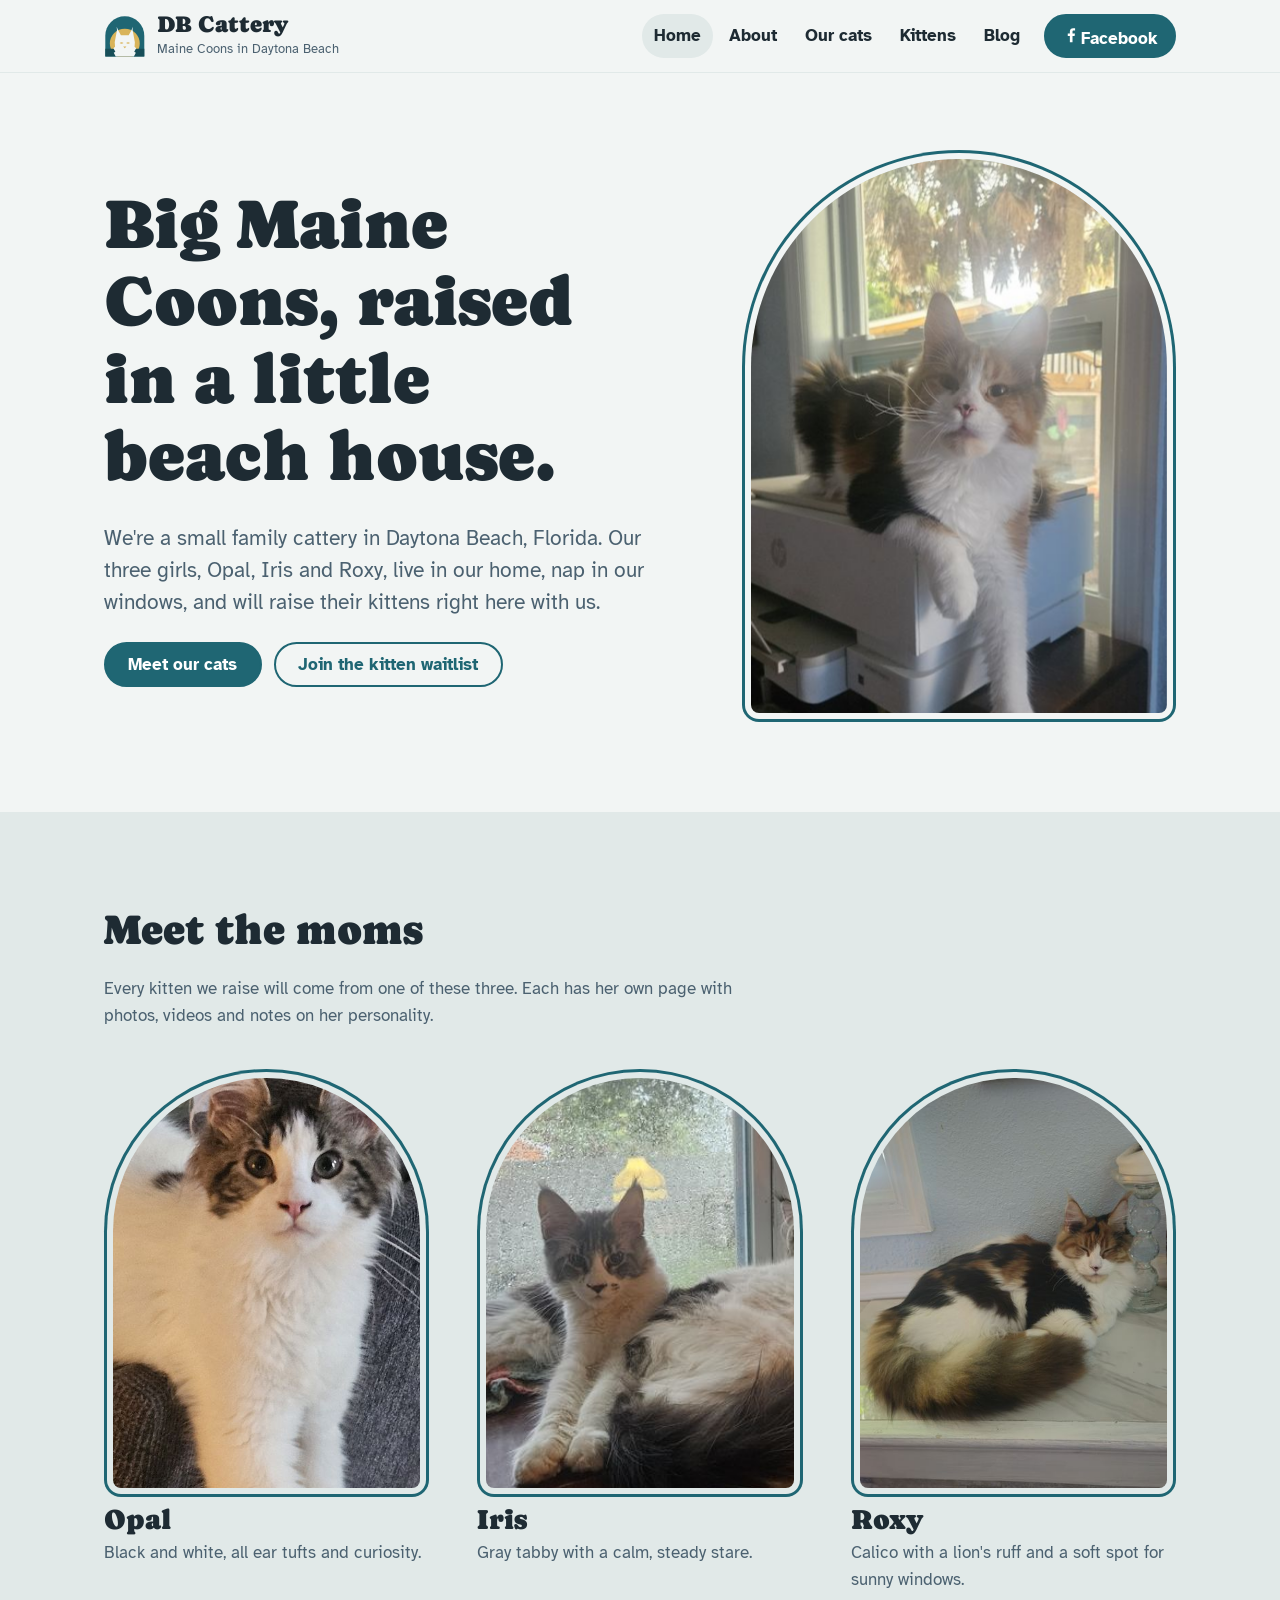
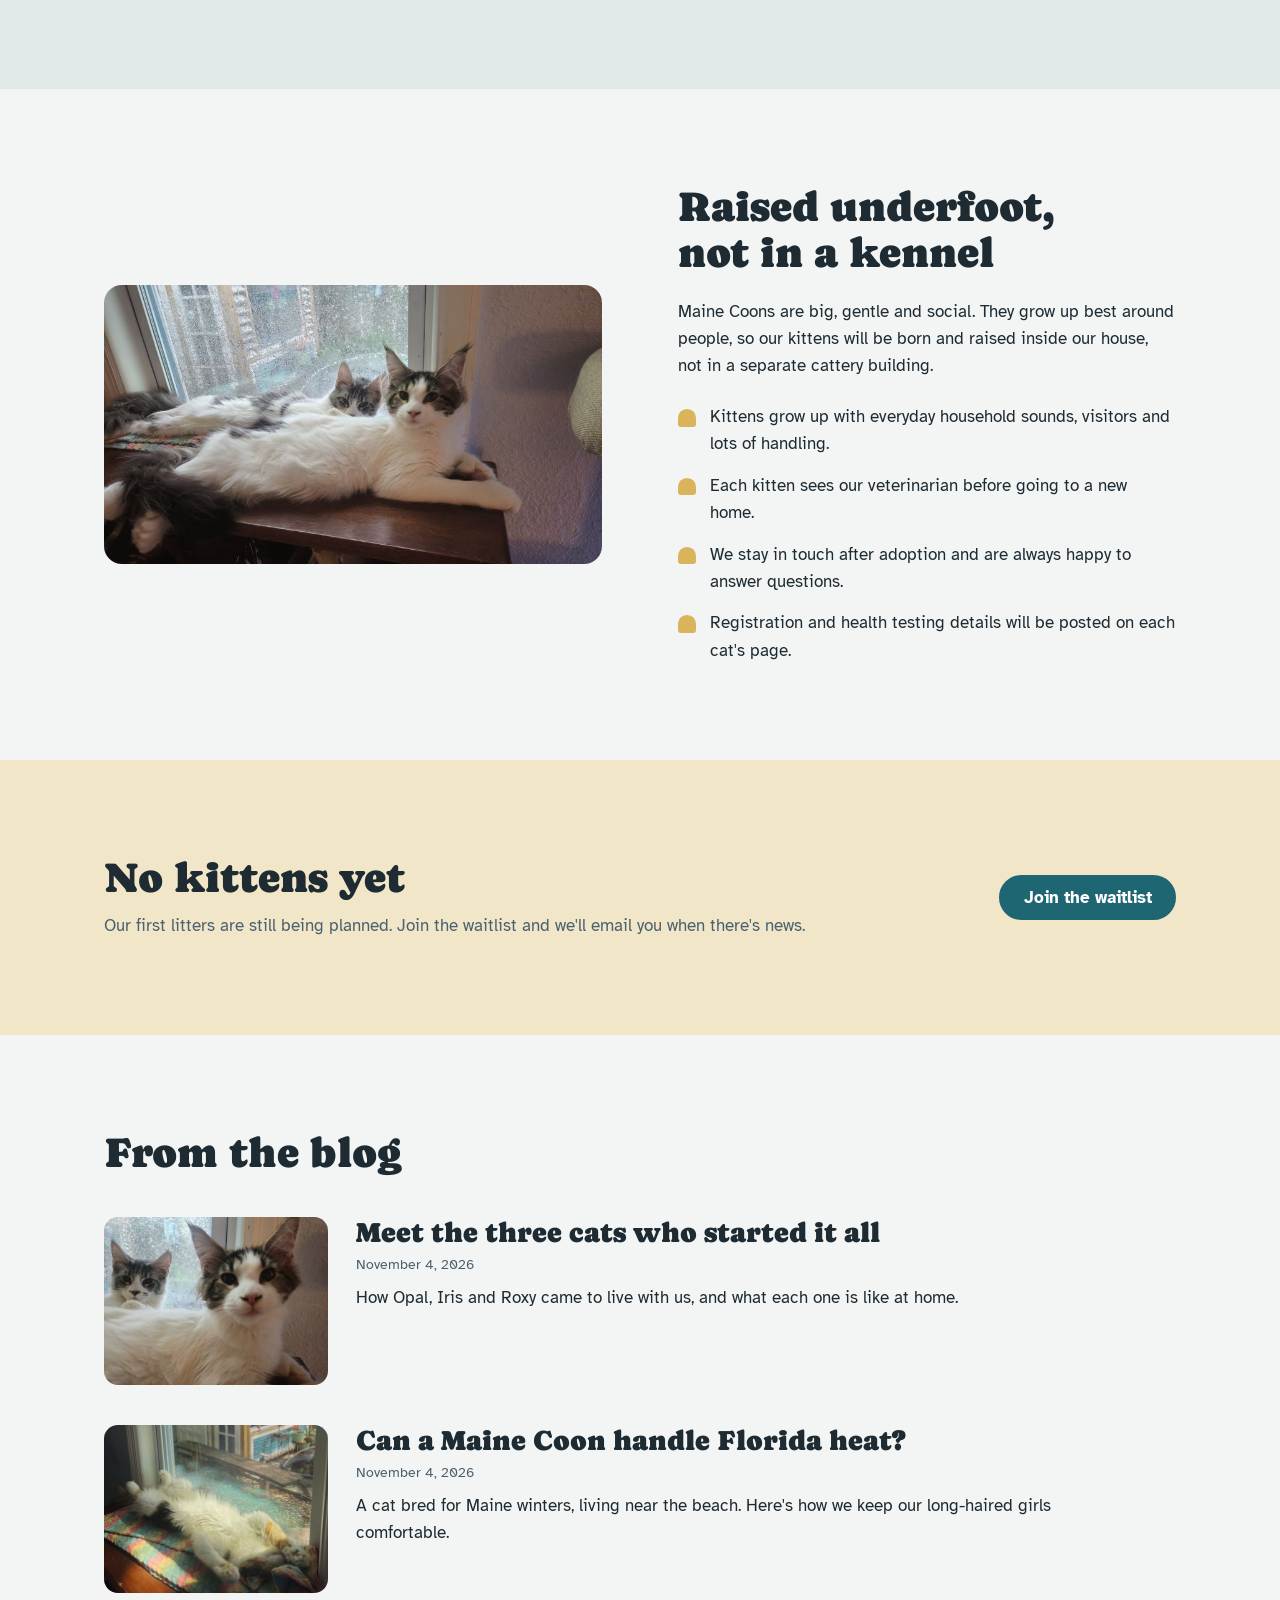
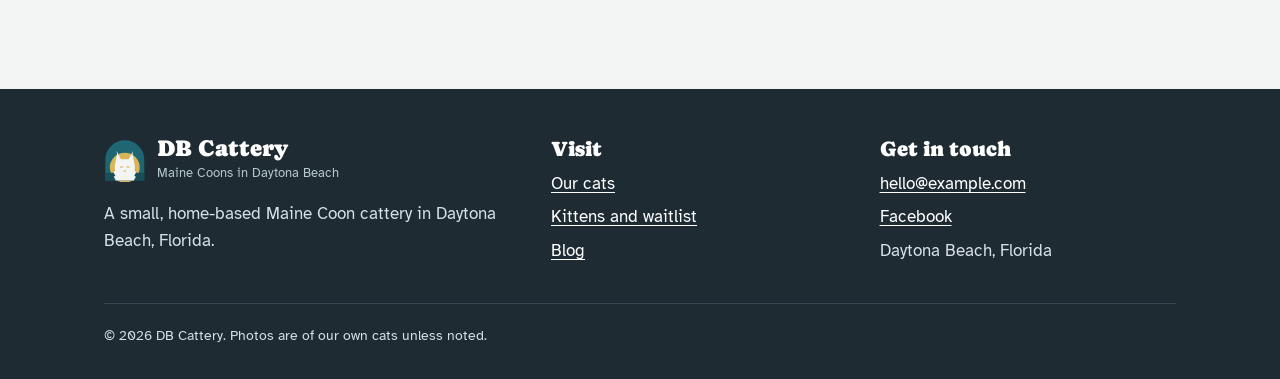
<file: site/index.html>
<!doctype html>
<html lang="en">
<head>
  <meta charset="utf-8">
  <meta name="viewport" content="width=device-width, initial-scale=1">
  <title>DB Cattery | Maine Coon kittens in Daytona Beach, Florida</title>
  <meta name="description" content="A small, home-based Maine Coon cattery in Daytona Beach, Florida. Meet our cats and join the kitten waitlist.">
  <link rel="icon" href="assets/img/favicon.svg">
  <link rel="preconnect" href="https://fonts.googleapis.com">
  <link rel="preconnect" href="https://fonts.gstatic.com" crossorigin>
  <link rel="stylesheet" href="https://fonts.googleapis.com/css2?family=Atkinson+Hyperlegible:wght@400;700&family=Caprasimo&display=swap">
  <link rel="stylesheet" href="assets/css/site.css">
</head>
<body data-page="index">
<main id="main">

  <section class="hero">
    <div class="wrap">
      <div>
        <h1>Big Maine Coons, raised in a little beach house.</h1>
        <p class="lead">We're a small family cattery in Daytona Beach, Florida. Our three girls, Opal, Iris and Roxy, live in our home, nap in our windows, and will raise their kittens right here with us.</p>
        <div class="btn-row">
          <a class="btn" href="cats/index.html">Meet our cats</a>
          <a class="btn btn--ghost" href="kittens.html#waitlist">Join the kitten waitlist</a>
        </div>
      </div>
      <div class="arch">
        <img src="assets/img/cats/roxy-1.jpg"
             srcset="assets/img/cats/roxy-1-sm.jpg 450w, assets/img/cats/roxy-1.jpg 900w"
             sizes="(max-width: 760px) 20rem, 26rem"
             alt="Roxy, a fluffy calico Maine Coon, sitting in a sunny window with palm trees outside"
             style="object-position: 50% 30%">
      </div>
    </div>
  </section>

  <section class="section section--fog">
    <div class="wrap">
      <div class="section-head">
        <h2>Meet the moms</h2>
        <p>Every kitten we raise will come from one of these three. Each has her own page with photos, videos and notes on her personality.</p>
      </div>
      <ul class="queens">
        <li>
          <a href="cats/opal.html">
            <div class="arch"><img src="assets/img/cats/opal-1-sm.jpg" alt="Opal, a black and white Maine Coon, looking up at the camera" loading="lazy" style="object-position: 50% 20%"></div>
            <h3>Opal</h3>
            <p>Black and white, all ear tufts and curiosity.</p>
          </a>
        </li>
        <li>
          <a href="cats/iris.html">
            <div class="arch"><img src="assets/img/cats/iris-1-sm.jpg" alt="Iris, a gray tabby and white Maine Coon, sitting on a windowsill" class="zoom-iris" loading="lazy" style="object-position: 30% 45%"></div>
            <h3>Iris</h3>
            <p>Gray tabby with a calm, steady stare.</p>
          </a>
        </li>
        <li>
          <a href="cats/roxy.html">
            <div class="arch"><img src="assets/img/cats/roxy-4-sm.jpg" alt="Roxy, a calico Maine Coon, curled up with her plumed tail around her" loading="lazy" style="object-position: 50% 72%"></div>
            <h3>Roxy</h3>
            <p>Calico with a lion's ruff and a soft spot for sunny windows.</p>
          </a>
        </li>
      </ul>
    </div>
  </section>

  <section class="section">
    <div class="wrap split">
      <img class="photo" src="assets/img/cats/opal-2-sm.jpg" srcset="assets/img/cats/opal-2-sm.jpg 800w, assets/img/cats/opal-2.jpg 1600w" sizes="(max-width: 760px) 100vw, 50vw" alt="Opal and Iris stretched out together on a desk by the window" loading="lazy">
      <div>
        <h2>Raised underfoot, not in a kennel</h2>
        <p>Maine Coons are big, gentle and social. They grow up best around people, so our kittens will be born and raised inside our house, not in a separate cattery building.</p>
        <ul class="ticks">
          <li>Kittens grow up with everyday household sounds, visitors and lots of handling.</li>
          <li>Each kitten sees our veterinarian before going to a new home.</li>
          <li>We stay in touch after adoption and are always happy to answer questions.</li>
          <li>Registration and health testing details will be posted on each cat's page.</li>
        </ul>
      </div>
    </div>
  </section>

  <section class="section section--dune cta-band">
    <div class="wrap">
      <div>
        <h2>No kittens yet</h2>
        <p>Our first litters are still being planned. Join the waitlist and we'll email you when there's news.</p>
      </div>
      <a class="btn" href="kittens.html#waitlist">Join the waitlist</a>
    </div>
  </section>

  <section class="section">
    <div class="wrap">
      <div class="section-head">
        <h2>From the blog</h2>
      </div>
      <ul class="post-list">
        <li>
          <img src="assets/img/cats/opal-3-sm.jpg" alt="Opal and Iris looking at the camera" loading="lazy">
          <div>
            <h3><a href="blog/meet-the-moms.html">Meet the three cats who started it all</a></h3>
            <time datetime="2026-11-04">November 4, 2026</time>
            <p>How Opal, Iris and Roxy came to live with us, and what each one is like at home.</p>
          </div>
        </li>
        <li>
          <img src="assets/img/cats/roxy-5-sm.jpg" alt="Roxy lying on her back in a sunny window" loading="lazy" style="object-position: 50% 80%">
          <div>
            <h3><a href="blog/maine-coons-in-florida.html">Can a Maine Coon handle Florida heat?</a></h3>
            <time datetime="2026-11-04">November 4, 2026</time>
            <p>A cat bred for Maine winters, living near the beach. Here's how we keep our long-haired girls comfortable.</p>
          </div>
        </li>
      </ul>
    </div>
  </section>

</main>
<script src="assets/js/site.js"></script>
</body>
</html>
</file>
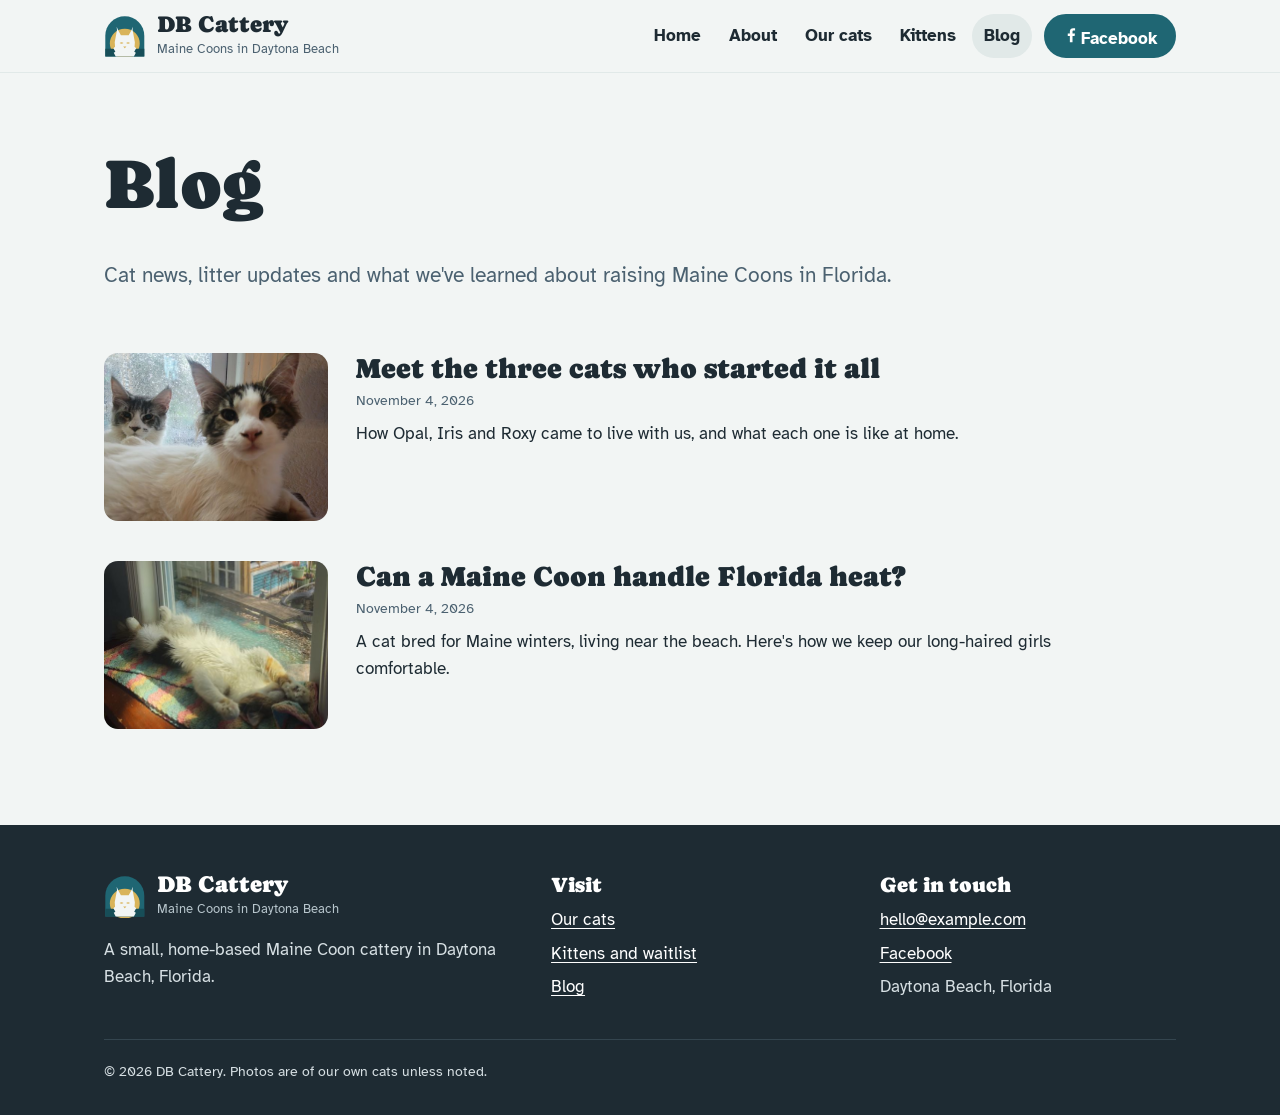
<file: site/blog/index.html>
<!doctype html>
<html lang="en">
<head>
  <meta charset="utf-8">
  <meta name="viewport" content="width=device-width, initial-scale=1">
  <title>Blog | DB Cattery</title>
  <meta name="description" content="News, cat stories and Maine Coon care notes from DB Cattery in Daytona Beach, Florida.">
  <link rel="icon" href="../assets/img/favicon.svg">
  <link rel="preconnect" href="https://fonts.googleapis.com">
  <link rel="preconnect" href="https://fonts.gstatic.com" crossorigin>
  <link rel="stylesheet" href="https://fonts.googleapis.com/css2?family=Atkinson+Hyperlegible:wght@400;700&family=Caprasimo&display=swap">
  <link rel="stylesheet" href="../assets/css/site.css">
</head>
<body data-page="blog" data-root="../">
<main id="main">

  <header class="page-head">
    <div class="wrap">
      <h1>Blog</h1>
      <p>Cat news, litter updates and what we've learned about raising Maine Coons in Florida.</p>
    </div>
  </header>

  <section class="section" style="padding-top: 1.5rem">
    <div class="wrap">
      <!-- Newest post first. To add a post, copy one of the post files, then add a new <li> here. -->
      <ul class="post-list">
        <li>
          <img src="../assets/img/cats/opal-3-sm.jpg" alt="Opal and Iris looking at the camera">
          <div>
            <h3><a href="meet-the-moms.html">Meet the three cats who started it all</a></h3>
            <time datetime="2026-11-04">November 4, 2026</time>
            <p>How Opal, Iris and Roxy came to live with us, and what each one is like at home.</p>
          </div>
        </li>
        <li>
          <img src="../assets/img/cats/roxy-5-sm.jpg" alt="Roxy lying on her back in a sunny window" style="object-position: 50% 80%">
          <div>
            <h3><a href="maine-coons-in-florida.html">Can a Maine Coon handle Florida heat?</a></h3>
            <time datetime="2026-11-04">November 4, 2026</time>
            <p>A cat bred for Maine winters, living near the beach. Here's how we keep our long-haired girls comfortable.</p>
          </div>
        </li>
      </ul>
    </div>
  </section>

</main>
<script src="../assets/js/site.js"></script>
</body>
</html>
</file>
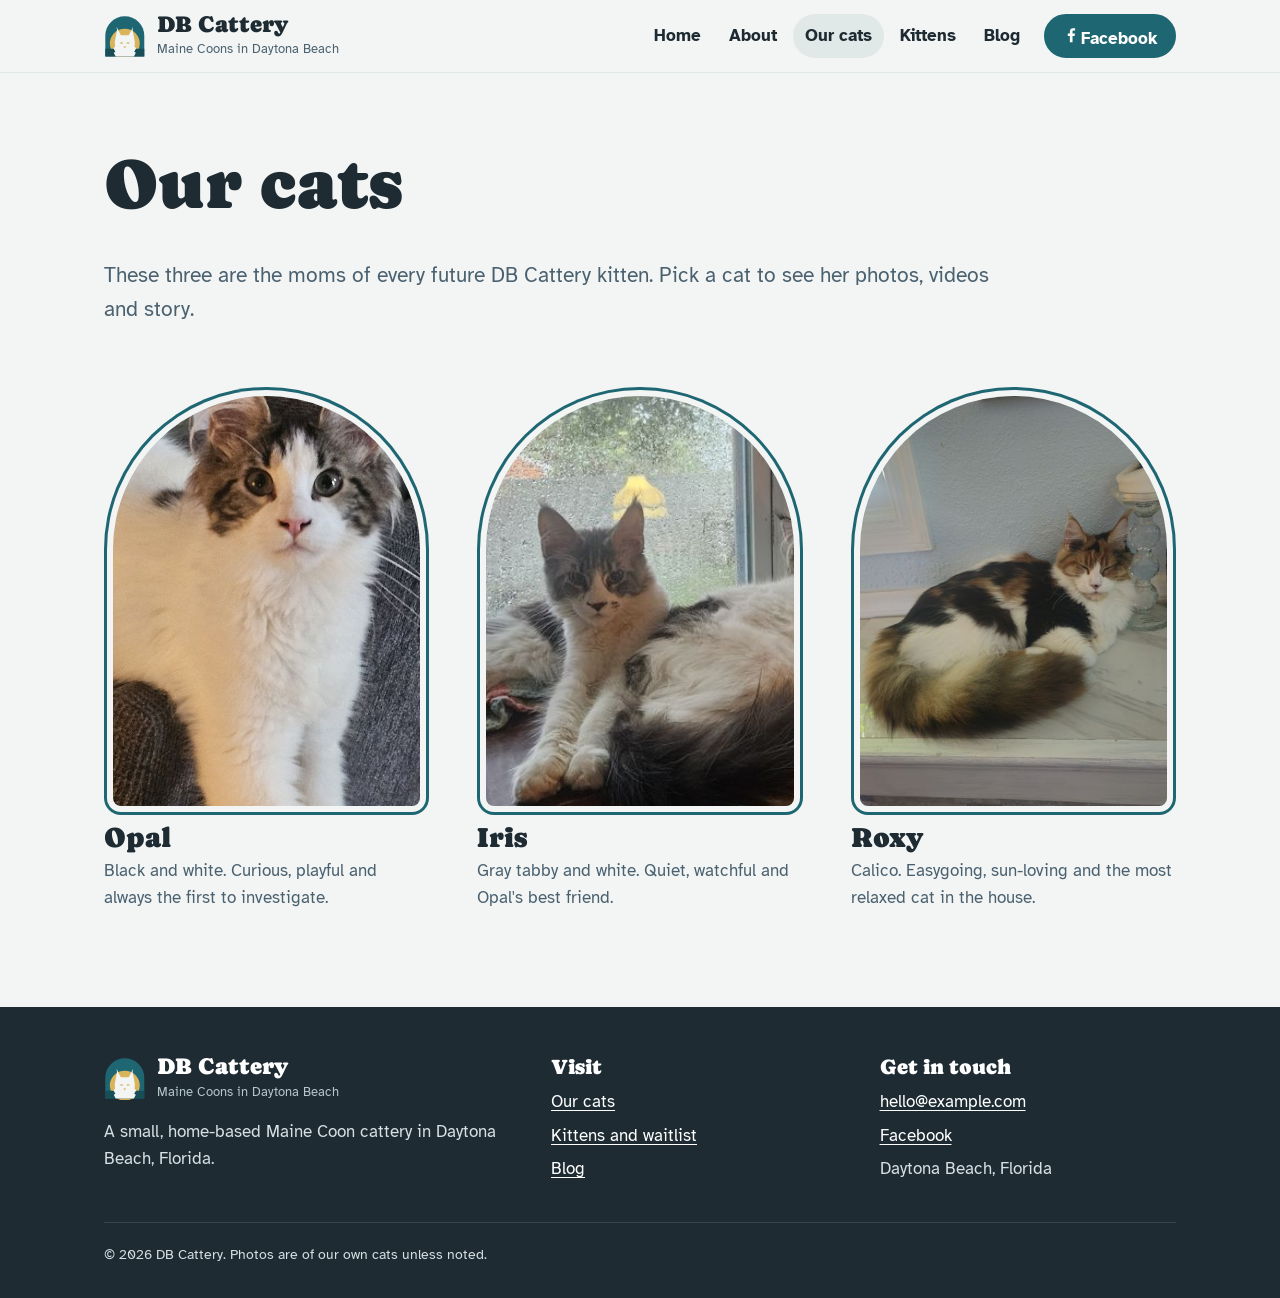
<file: site/cats/index.html>
<!doctype html>
<html lang="en">
<head>
  <meta charset="utf-8">
  <meta name="viewport" content="width=device-width, initial-scale=1">
  <title>Our cats | DB Cattery</title>
  <meta name="description" content="Meet Opal, Iris and Roxy, the Maine Coon moms at DB Cattery in Daytona Beach, Florida.">
  <link rel="icon" href="../assets/img/favicon.svg">
  <link rel="preconnect" href="https://fonts.googleapis.com">
  <link rel="preconnect" href="https://fonts.gstatic.com" crossorigin>
  <link rel="stylesheet" href="https://fonts.googleapis.com/css2?family=Atkinson+Hyperlegible:wght@400;700&family=Caprasimo&display=swap">
  <link rel="stylesheet" href="../assets/css/site.css">
</head>
<body data-page="cats" data-root="../">
<main id="main">

  <header class="page-head">
    <div class="wrap">
      <h1>Our cats</h1>
      <p>These three are the moms of every future DB Cattery kitten. Pick a cat to see her photos, videos and story.</p>
    </div>
  </header>

  <section class="section" style="padding-top: 1.5rem">
    <div class="wrap">
      <ul class="queens">
        <li>
          <a href="opal.html">
            <div class="arch"><img src="../assets/img/cats/opal-1-sm.jpg" alt="Opal, a black and white Maine Coon, looking up at the camera" style="object-position: 50% 20%"></div>
            <h3>Opal</h3>
            <p>Black and white. Curious, playful and always the first to investigate.</p>
          </a>
        </li>
        <li>
          <a href="iris.html">
            <div class="arch"><img src="../assets/img/cats/iris-1-sm.jpg" alt="Iris, a gray tabby and white Maine Coon, sitting on a windowsill" class="zoom-iris" style="object-position: 30% 45%"></div>
            <h3>Iris</h3>
            <p>Gray tabby and white. Quiet, watchful and Opal's best friend.</p>
          </a>
        </li>
        <li>
          <a href="roxy.html">
            <div class="arch"><img src="../assets/img/cats/roxy-4-sm.jpg" alt="Roxy, a calico Maine Coon, curled up with her plumed tail around her" style="object-position: 50% 72%"></div>
            <h3>Roxy</h3>
            <p>Calico. Easygoing, sun-loving and the most relaxed cat in the house.</p>
          </a>
        </li>
      </ul>
    </div>
  </section>

</main>
<script src="../assets/js/site.js"></script>
</body>
</html>
</file>
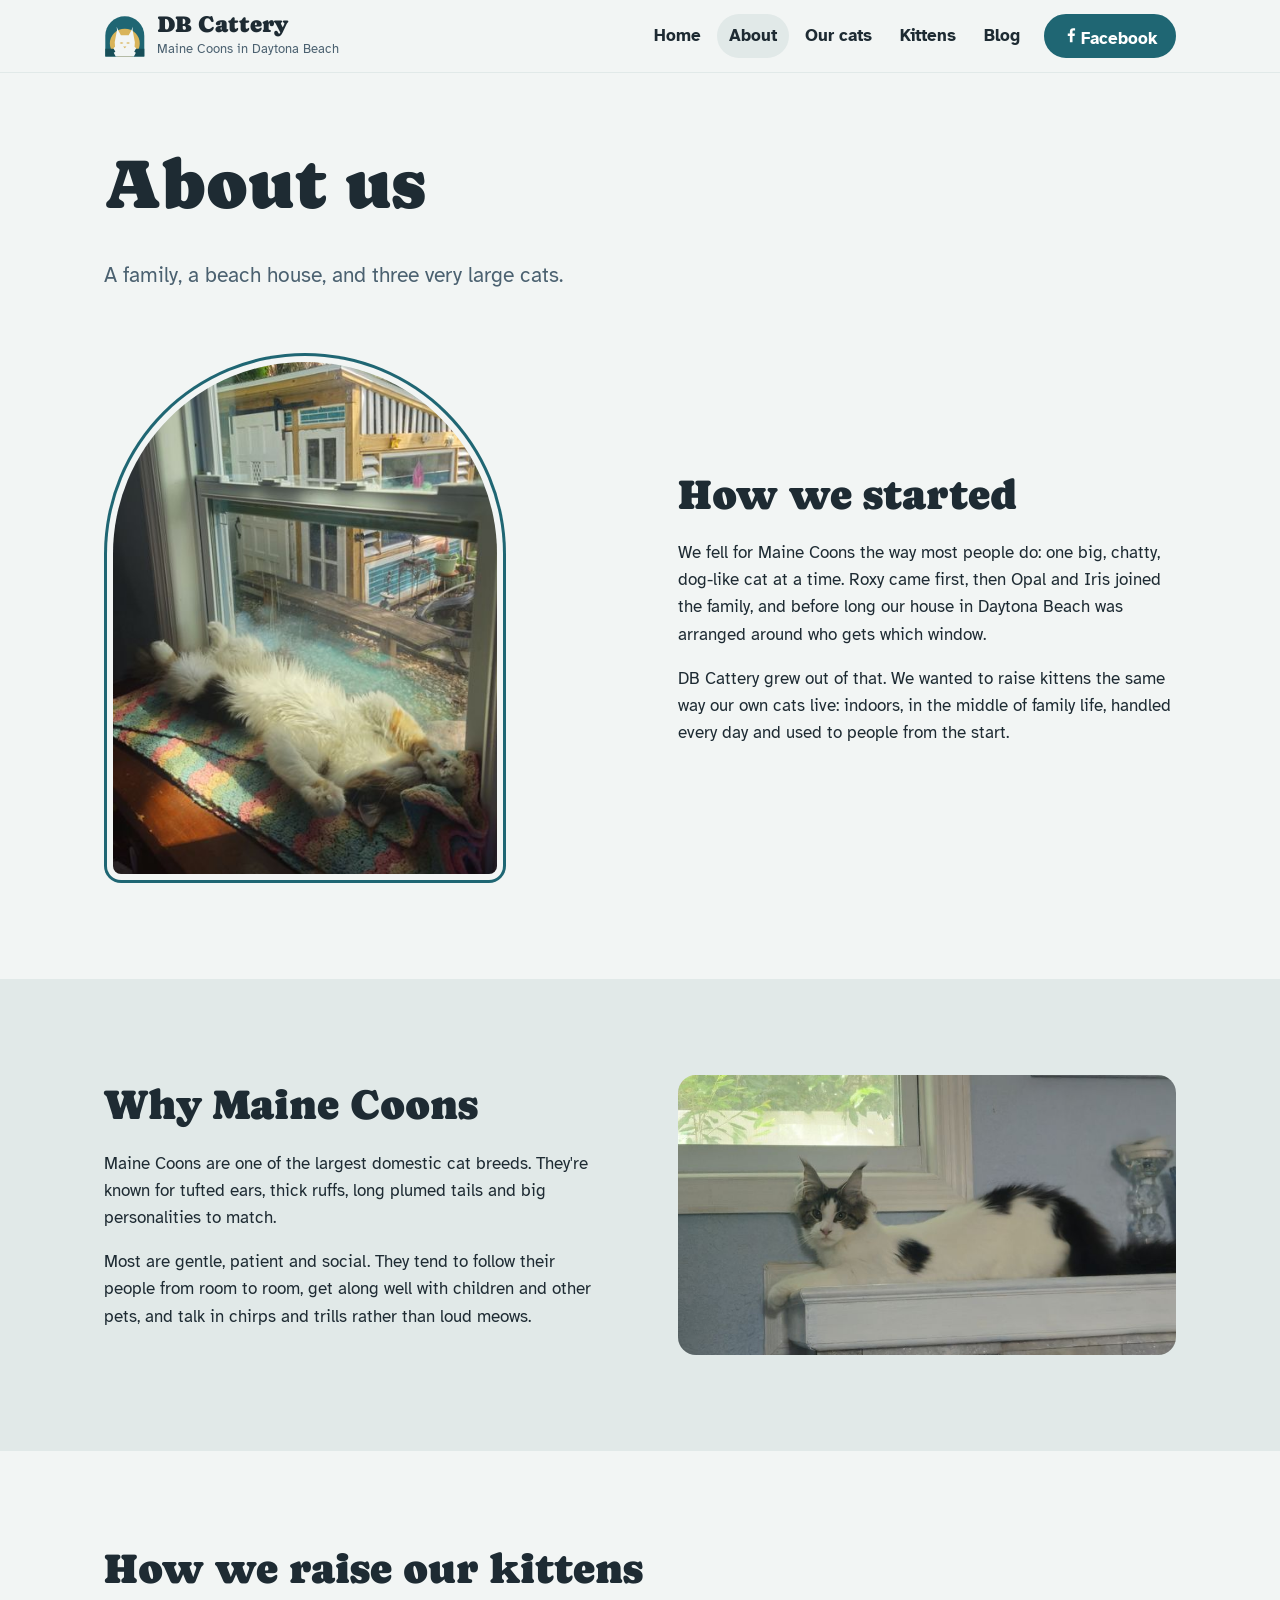
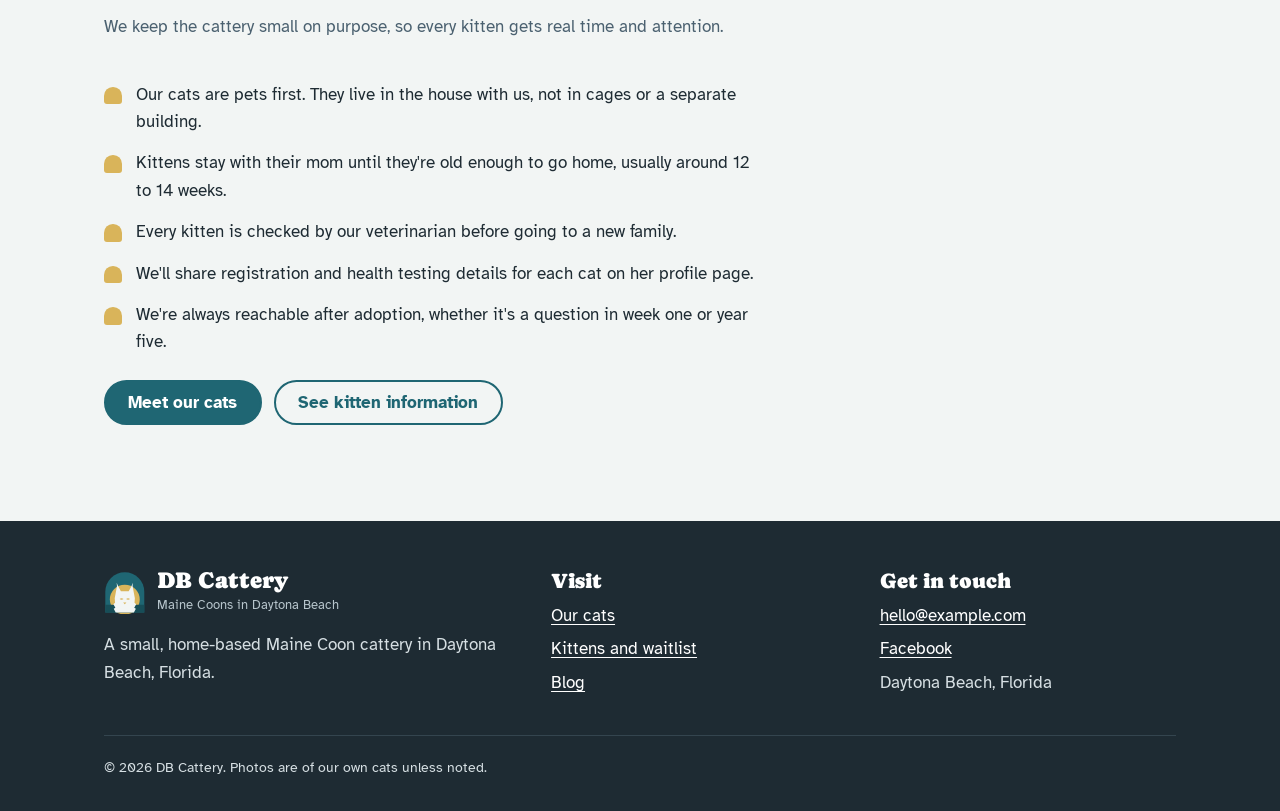
<file: site/about.html>
<!doctype html>
<html lang="en">
<head>
  <meta charset="utf-8">
  <meta name="viewport" content="width=device-width, initial-scale=1">
  <title>About us | DB Cattery</title>
  <meta name="description" content="Who we are and how we raise Maine Coon kittens at home in Daytona Beach, Florida.">
  <link rel="icon" href="assets/img/favicon.svg">
  <link rel="preconnect" href="https://fonts.googleapis.com">
  <link rel="preconnect" href="https://fonts.gstatic.com" crossorigin>
  <link rel="stylesheet" href="https://fonts.googleapis.com/css2?family=Atkinson+Hyperlegible:wght@400;700&family=Caprasimo&display=swap">
  <link rel="stylesheet" href="assets/css/site.css">
</head>
<body data-page="about">
<main id="main">

  <header class="page-head">
    <div class="wrap">
      <h1>About us</h1>
      <p>A family, a beach house, and three very large cats.</p>
    </div>
  </header>

  <section class="section" style="padding-top: 1.5rem">
    <div class="wrap split">
      <div class="arch" style="max-width: 24rem">
        <img src="assets/img/cats/roxy-5-sm.jpg" alt="Roxy lying on her back on a woven blanket in a sunny window" style="object-position: 50% 78%">
      </div>
      <div>
        <h2>How we started</h2>
        <p>We fell for Maine Coons the way most people do: one big, chatty, dog-like cat at a time. Roxy came first, then Opal and Iris joined the family, and before long our house in Daytona Beach was arranged around who gets which window.</p>
        <p>DB Cattery grew out of that. We wanted to raise kittens the same way our own cats live: indoors, in the middle of family life, handled every day and used to people from the start.</p>
      </div>
    </div>
  </section>

  <section class="section section--fog">
    <div class="wrap split split--flip">
      <img class="photo" src="assets/img/cats/opal-6-sm.jpg" srcset="assets/img/cats/opal-6-sm.jpg 800w, assets/img/cats/opal-6.jpg 1600w" sizes="(max-width: 760px) 100vw, 50vw" alt="Opal stretched out along a white mantel under a window" loading="lazy">
      <div>
        <h2>Why Maine Coons</h2>
        <p>Maine Coons are one of the largest domestic cat breeds. They're known for tufted ears, thick ruffs, long plumed tails and big personalities to match.</p>
        <p>Most are gentle, patient and social. They tend to follow their people from room to room, get along well with children and other pets, and talk in chirps and trills rather than loud meows.</p>
      </div>
    </div>
  </section>

  <section class="section">
    <div class="wrap">
      <div class="section-head">
        <h2>How we raise our kittens</h2>
        <p>We keep the cattery small on purpose, so every kitten gets real time and attention.</p>
      </div>
      <ul class="ticks">
        <li>Our cats are pets first. They live in the house with us, not in cages or a separate building.</li>
        <li>Kittens stay with their mom until they're old enough to go home, usually around 12 to 14 weeks.</li>
        <li>Every kitten is checked by our veterinarian before going to a new family.</li>
        <li>We'll share registration and health testing details for each cat on her profile page.</li>
        <li>We're always reachable after adoption, whether it's a question in week one or year five.</li>
      </ul>
      <div class="btn-row">
        <a class="btn" href="cats/index.html">Meet our cats</a>
        <a class="btn btn--ghost" href="kittens.html">See kitten information</a>
      </div>
    </div>
  </section>

</main>
<script src="assets/js/site.js"></script>
</body>
</html>
</file>
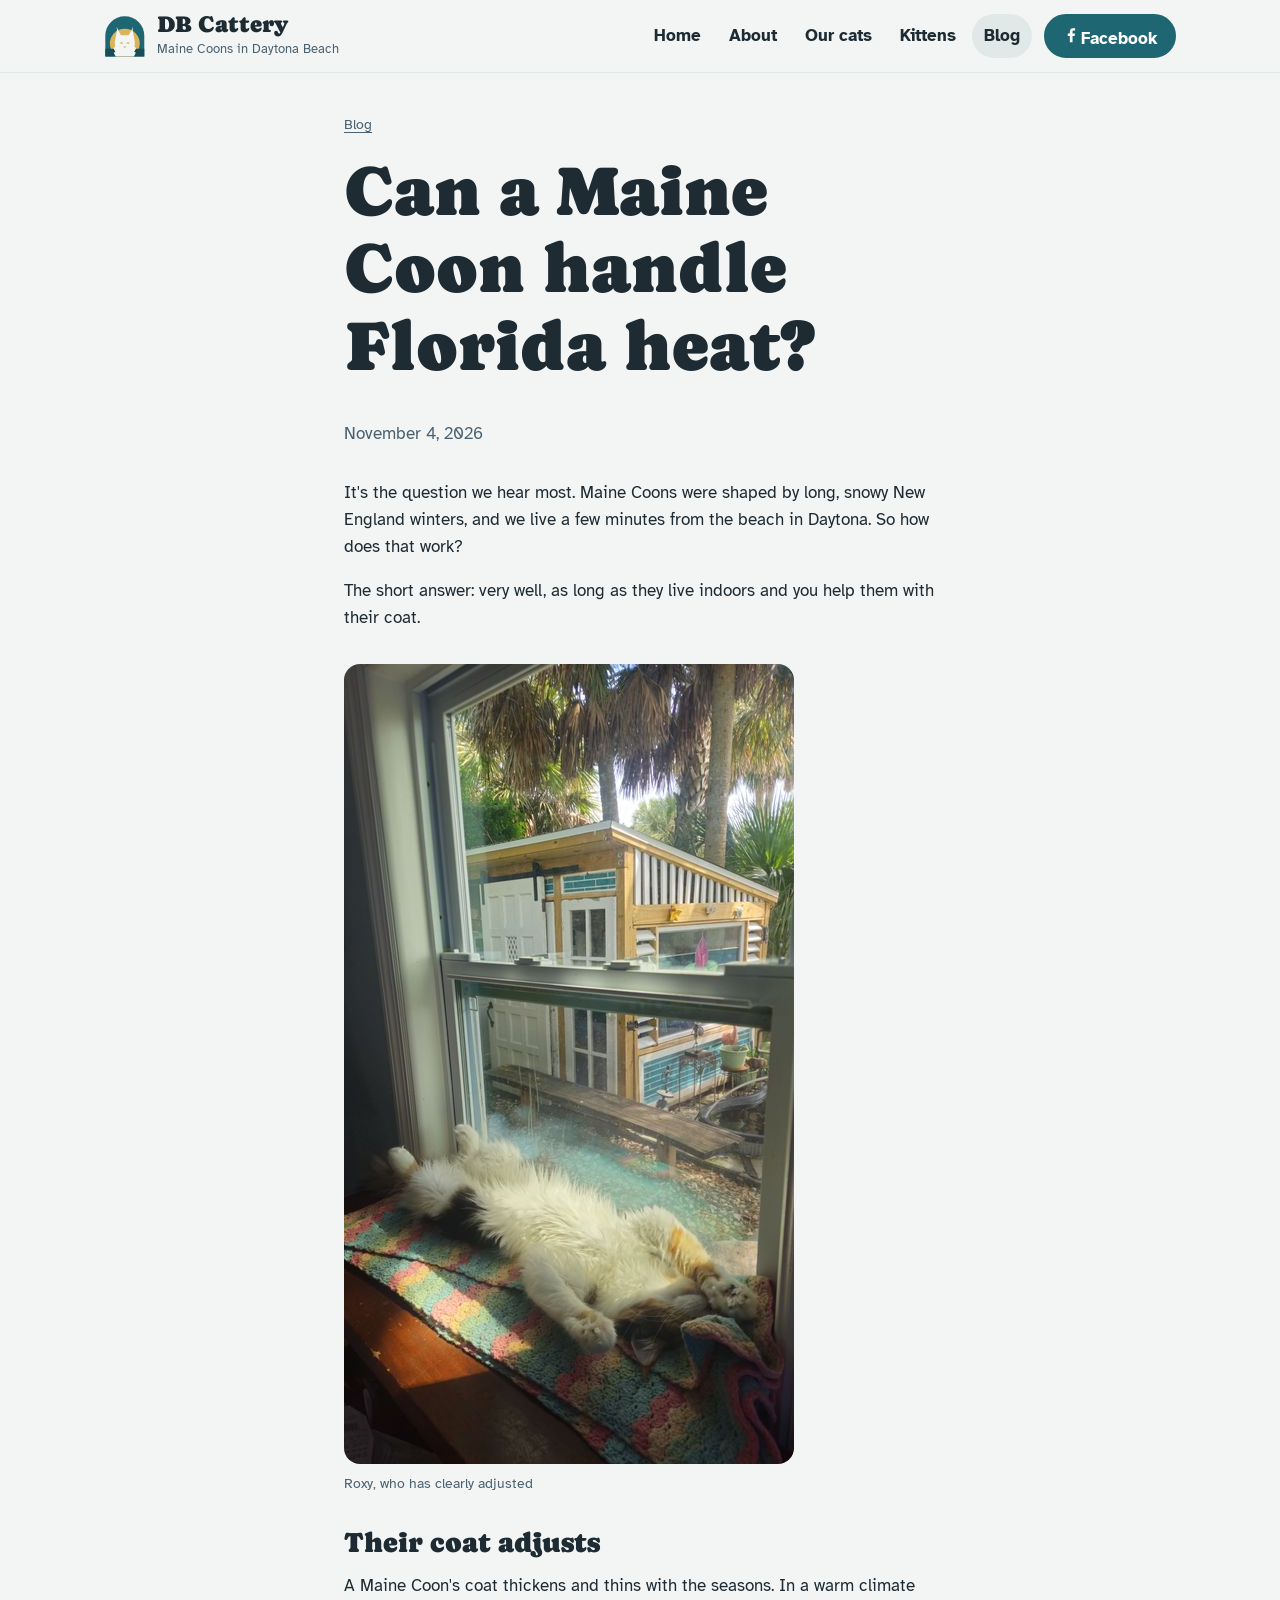
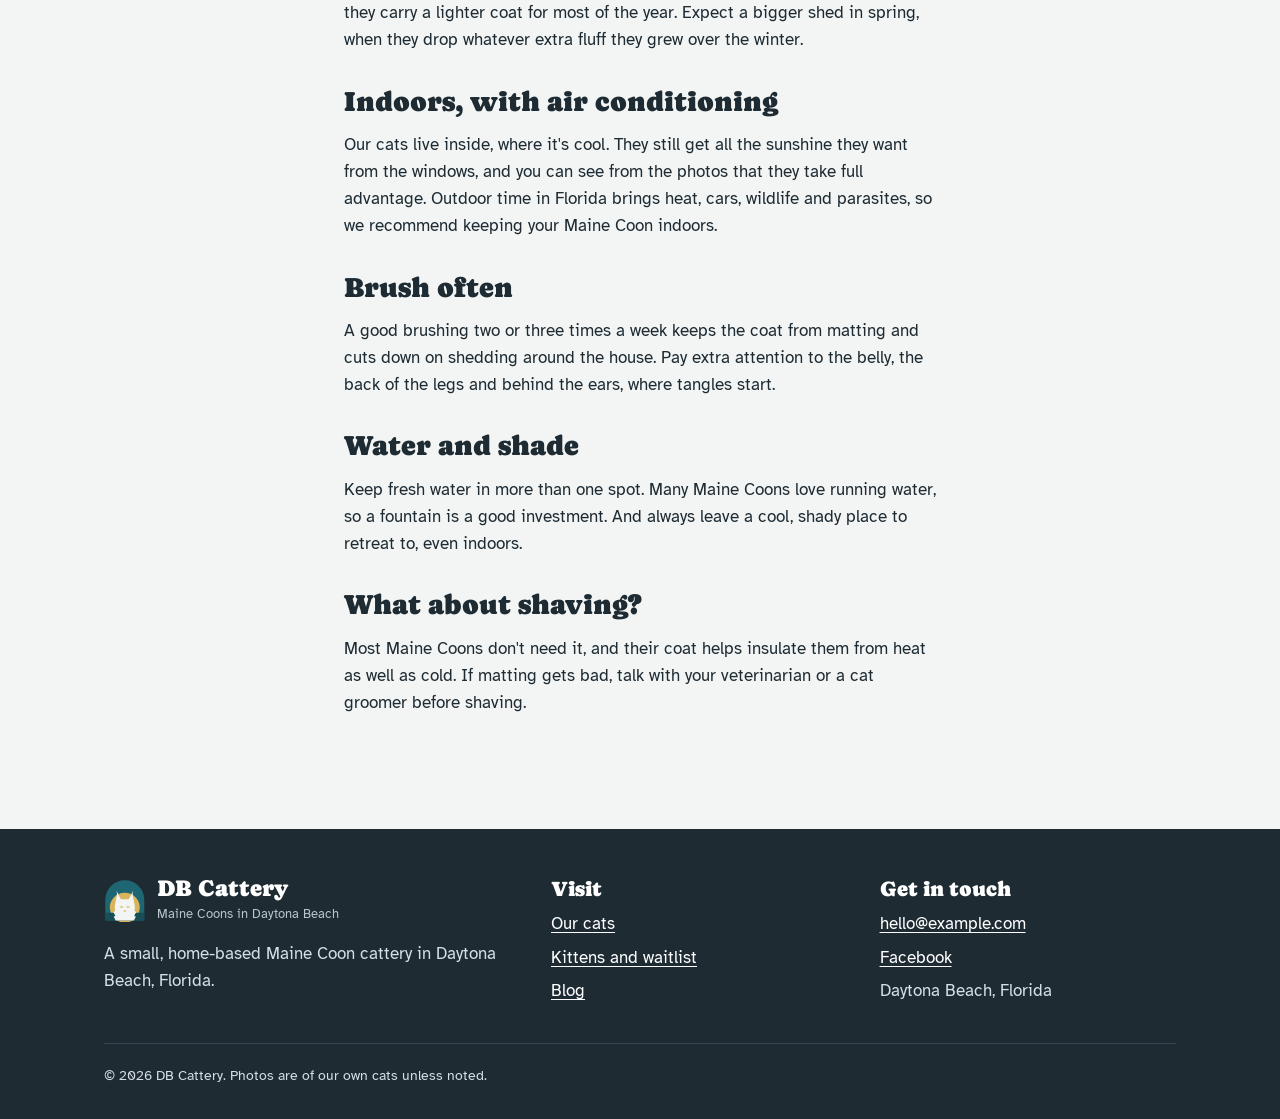
<file: site/blog/maine-coons-in-florida.html>
<!doctype html>
<html lang="en">
<head>
  <meta charset="utf-8">
  <meta name="viewport" content="width=device-width, initial-scale=1">
  <title>Can a Maine Coon handle Florida heat? | DB Cattery</title>
  <meta name="description" content="How we keep our long-haired Maine Coons comfortable in the Florida heat.">
  <link rel="icon" href="../assets/img/favicon.svg">
  <link rel="preconnect" href="https://fonts.googleapis.com">
  <link rel="preconnect" href="https://fonts.gstatic.com" crossorigin>
  <link rel="stylesheet" href="https://fonts.googleapis.com/css2?family=Atkinson+Hyperlegible:wght@400;700&family=Caprasimo&display=swap">
  <link rel="stylesheet" href="../assets/css/site.css">
</head>
<body data-page="blog" data-root="../">
<main id="main">

  <article class="section" style="padding-top: 2.5rem">
    <div class="wrap prose">
      <p class="crumbs"><a href="index.html">Blog</a></p>
      <h1>Can a Maine Coon handle Florida heat?</h1>
      <p class="post-meta"><time datetime="2026-11-04">November 4, 2026</time></p>

      <p>It's the question we hear most. Maine Coons were shaped by long, snowy New England winters, and we live a few minutes from the beach in Daytona. So how does that work?</p>
      <p>The short answer: very well, as long as they live indoors and you help them with their coat.</p>

      <figure>
        <img src="../assets/img/cats/roxy-5-sm.jpg" alt="Roxy lying on her back on a blanket in a sunny window">
        <figcaption>Roxy, who has clearly adjusted</figcaption>
      </figure>

      <h2>Their coat adjusts</h2>
      <p>A Maine Coon's coat thickens and thins with the seasons. In a warm climate they carry a lighter coat for most of the year. Expect a bigger shed in spring, when they drop whatever extra fluff they grew over the winter.</p>

      <h2>Indoors, with air conditioning</h2>
      <p>Our cats live inside, where it's cool. They still get all the sunshine they want from the windows, and you can see from the photos that they take full advantage. Outdoor time in Florida brings heat, cars, wildlife and parasites, so we recommend keeping your Maine Coon indoors.</p>

      <h2>Brush often</h2>
      <p>A good brushing two or three times a week keeps the coat from matting and cuts down on shedding around the house. Pay extra attention to the belly, the back of the legs and behind the ears, where tangles start.</p>

      <h2>Water and shade</h2>
      <p>Keep fresh water in more than one spot. Many Maine Coons love running water, so a fountain is a good investment. And always leave a cool, shady place to retreat to, even indoors.</p>

      <h2>What about shaving?</h2>
      <p>Most Maine Coons don't need it, and their coat helps insulate them from heat as well as cold. If matting gets bad, talk with your veterinarian or a cat groomer before shaving.</p>
    </div>
  </article>

</main>
<script src="../assets/js/site.js"></script>
</body>
</html>
</file>
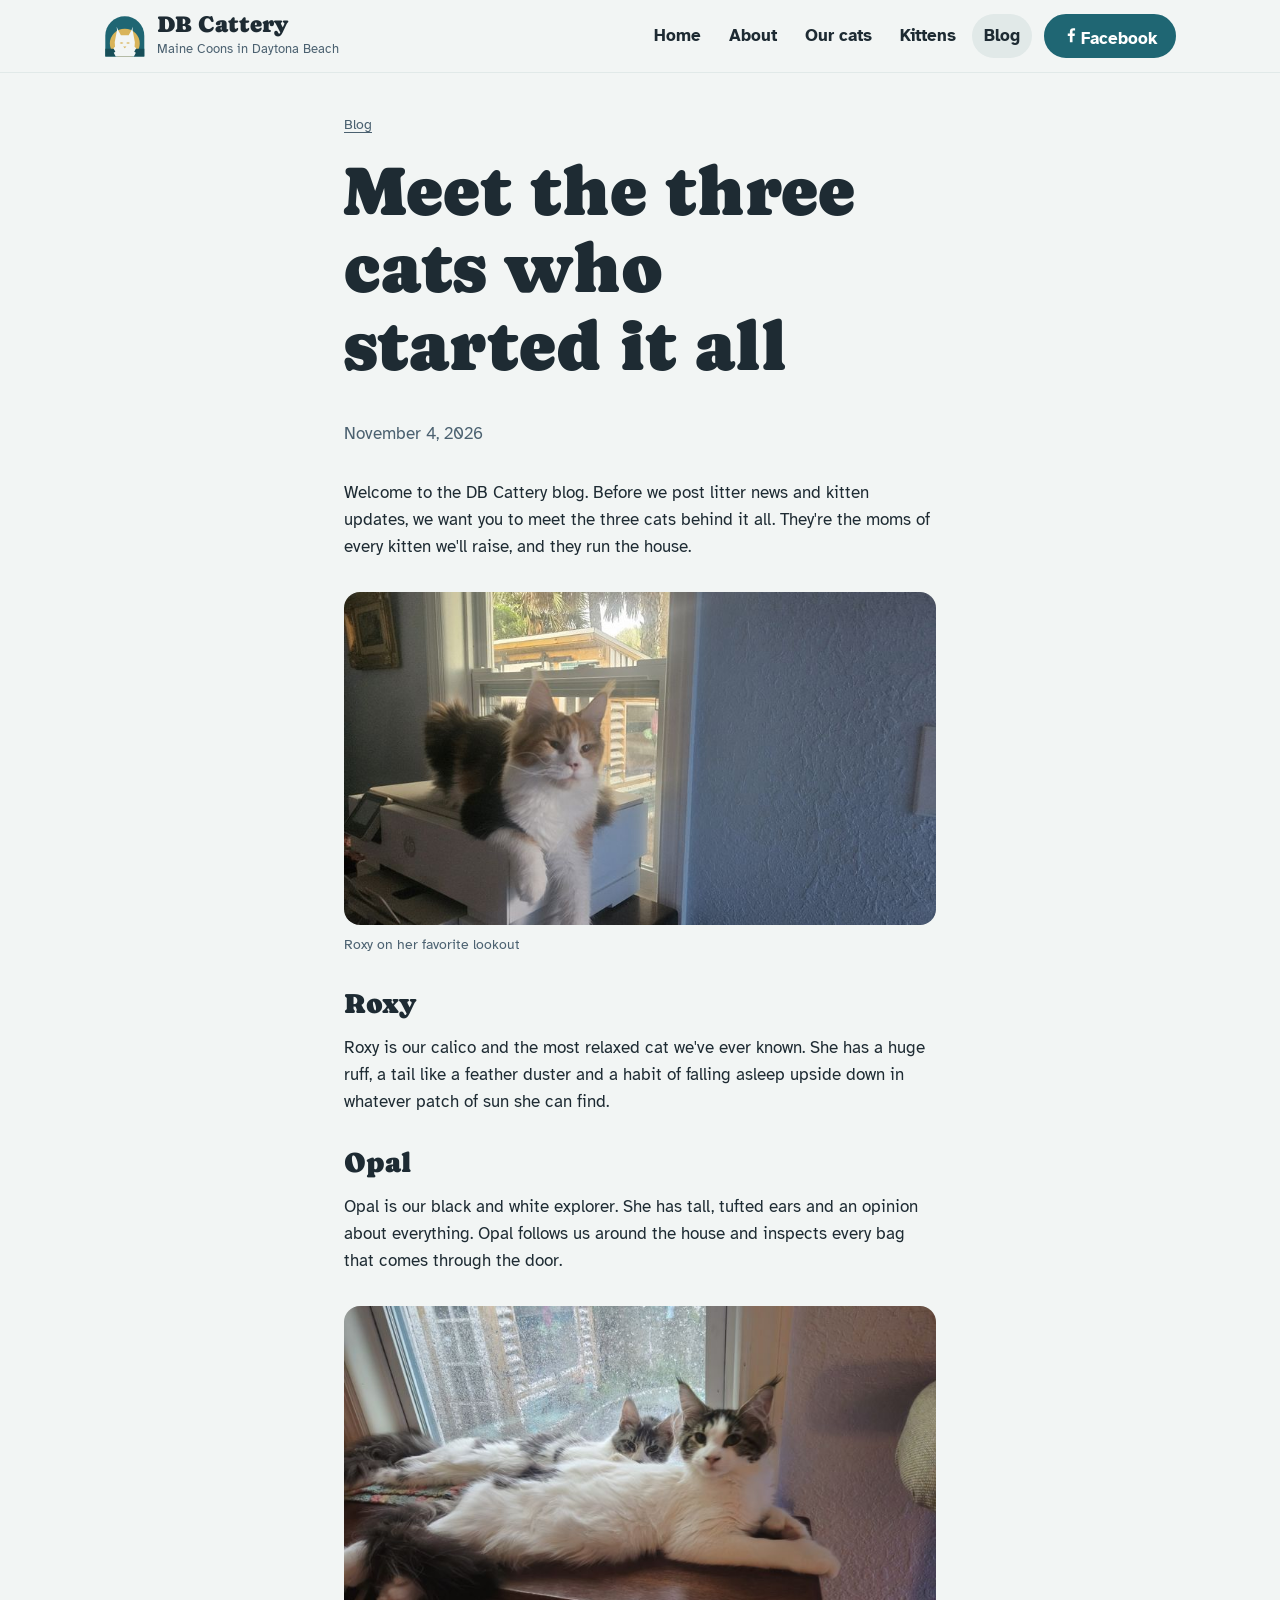
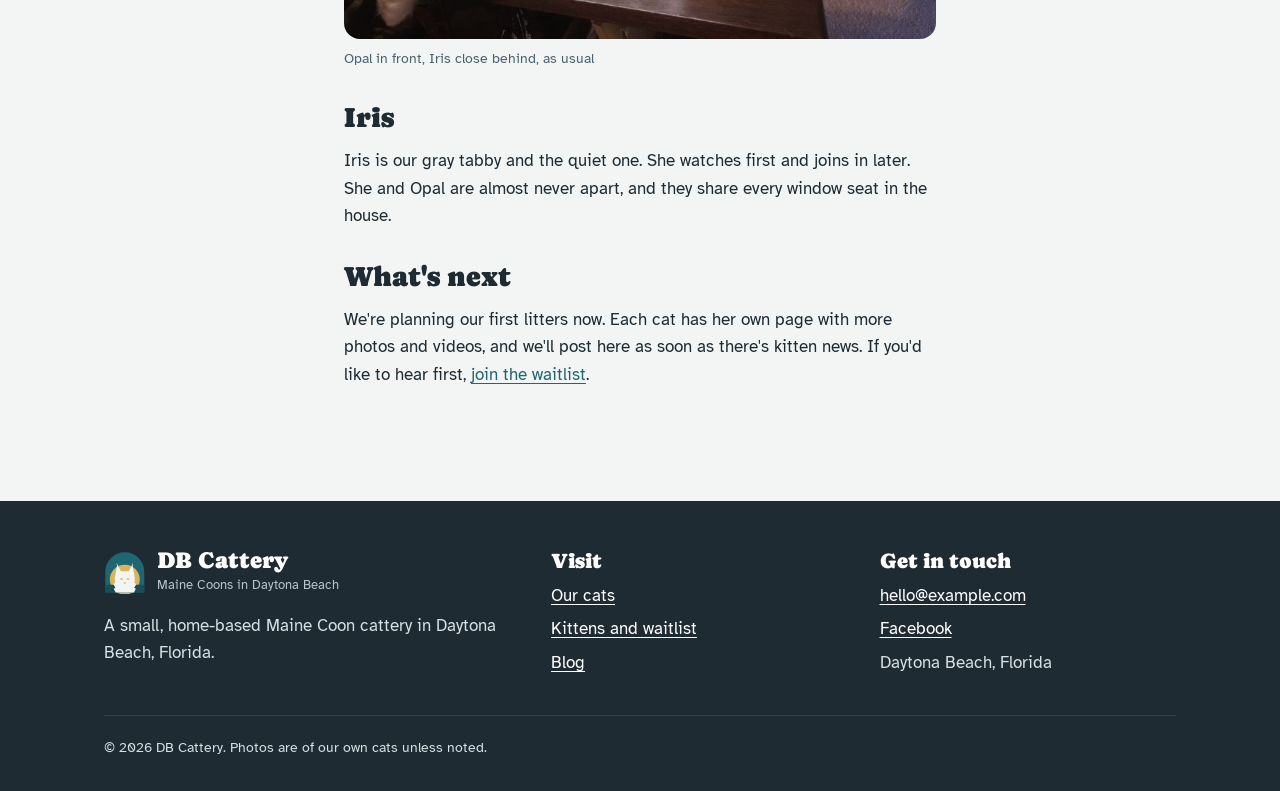
<file: site/blog/meet-the-moms.html>
<!doctype html>
<html lang="en">
<head>
  <meta charset="utf-8">
  <meta name="viewport" content="width=device-width, initial-scale=1">
  <title>Meet the three cats who started it all | DB Cattery</title>
  <meta name="description" content="How Opal, Iris and Roxy came to live with us, and what each one is like at home.">
  <link rel="icon" href="../assets/img/favicon.svg">
  <link rel="preconnect" href="https://fonts.googleapis.com">
  <link rel="preconnect" href="https://fonts.gstatic.com" crossorigin>
  <link rel="stylesheet" href="https://fonts.googleapis.com/css2?family=Atkinson+Hyperlegible:wght@400;700&family=Caprasimo&display=swap">
  <link rel="stylesheet" href="../assets/css/site.css">
</head>
<body data-page="blog" data-root="../">
<main id="main">

  <article class="section" style="padding-top: 2.5rem">
    <div class="wrap prose">
      <p class="crumbs"><a href="index.html">Blog</a></p>
      <h1>Meet the three cats who started it all</h1>
      <p class="post-meta"><time datetime="2026-11-04">November 4, 2026</time></p>

      <p>Welcome to the DB Cattery blog. Before we post litter news and kitten updates, we want you to meet the three cats behind it all. They're the moms of every kitten we'll raise, and they run the house.</p>

      <figure>
        <img src="../assets/img/cats/roxy-2-sm.jpg" alt="Roxy lounging on the printer by the window">
        <figcaption>Roxy on her favorite lookout</figcaption>
      </figure>

      <h2>Roxy</h2>
      <p>Roxy is our calico and the most relaxed cat we've ever known. She has a huge ruff, a tail like a feather duster and a habit of falling asleep upside down in whatever patch of sun she can find.</p>

      <h2>Opal</h2>
      <p>Opal is our black and white explorer. She has tall, tufted ears and an opinion about everything. Opal follows us around the house and inspects every bag that comes through the door.</p>

      <figure>
        <img src="../assets/img/cats/opal-2-sm.jpg" alt="Opal and Iris lying together by the window">
        <figcaption>Opal in front, Iris close behind, as usual</figcaption>
      </figure>

      <h2>Iris</h2>
      <p>Iris is our gray tabby and the quiet one. She watches first and joins in later. She and Opal are almost never apart, and they share every window seat in the house.</p>

      <h2>What's next</h2>
      <p>We're planning our first litters now. Each cat has her own page with more photos and videos, and we'll post here as soon as there's kitten news. If you'd like to hear first, <a href="../kittens.html#waitlist">join the waitlist</a>.</p>
    </div>
  </article>

</main>
<script src="../assets/js/site.js"></script>
</body>
</html>
</file>
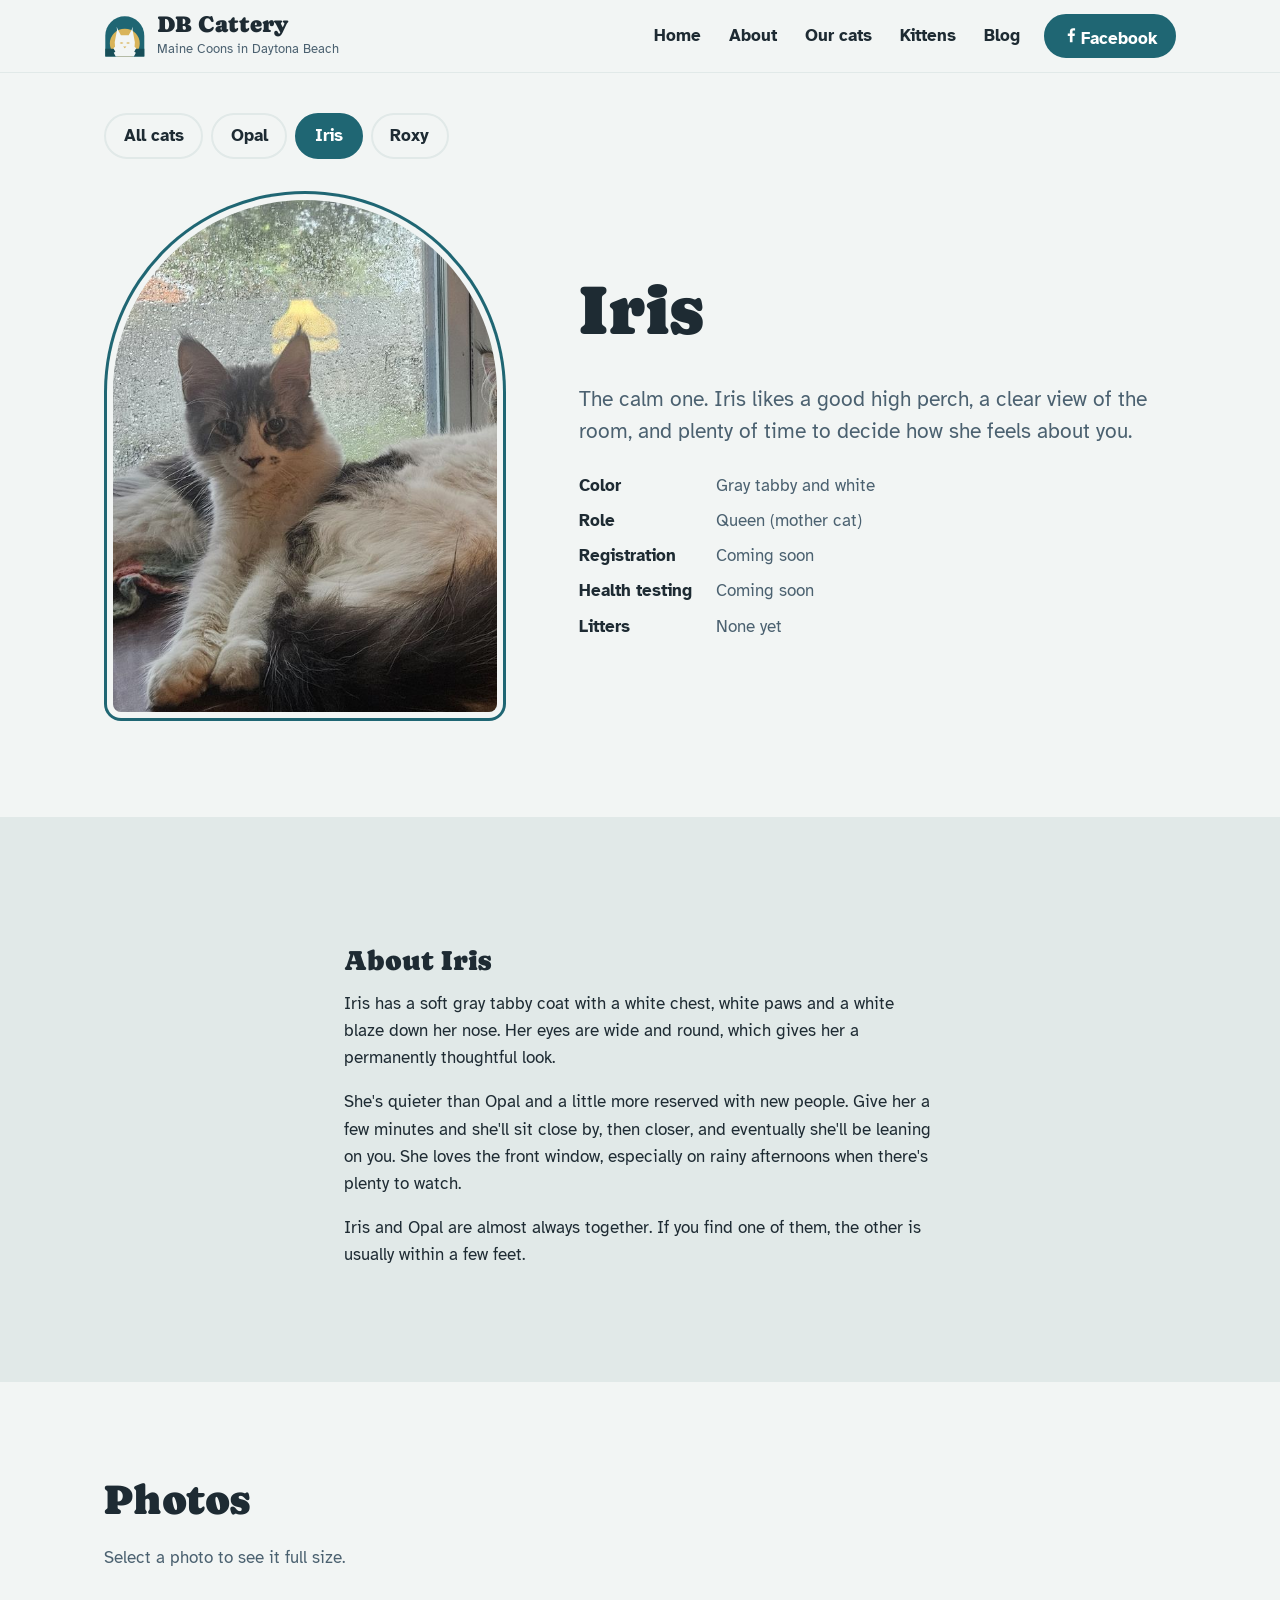
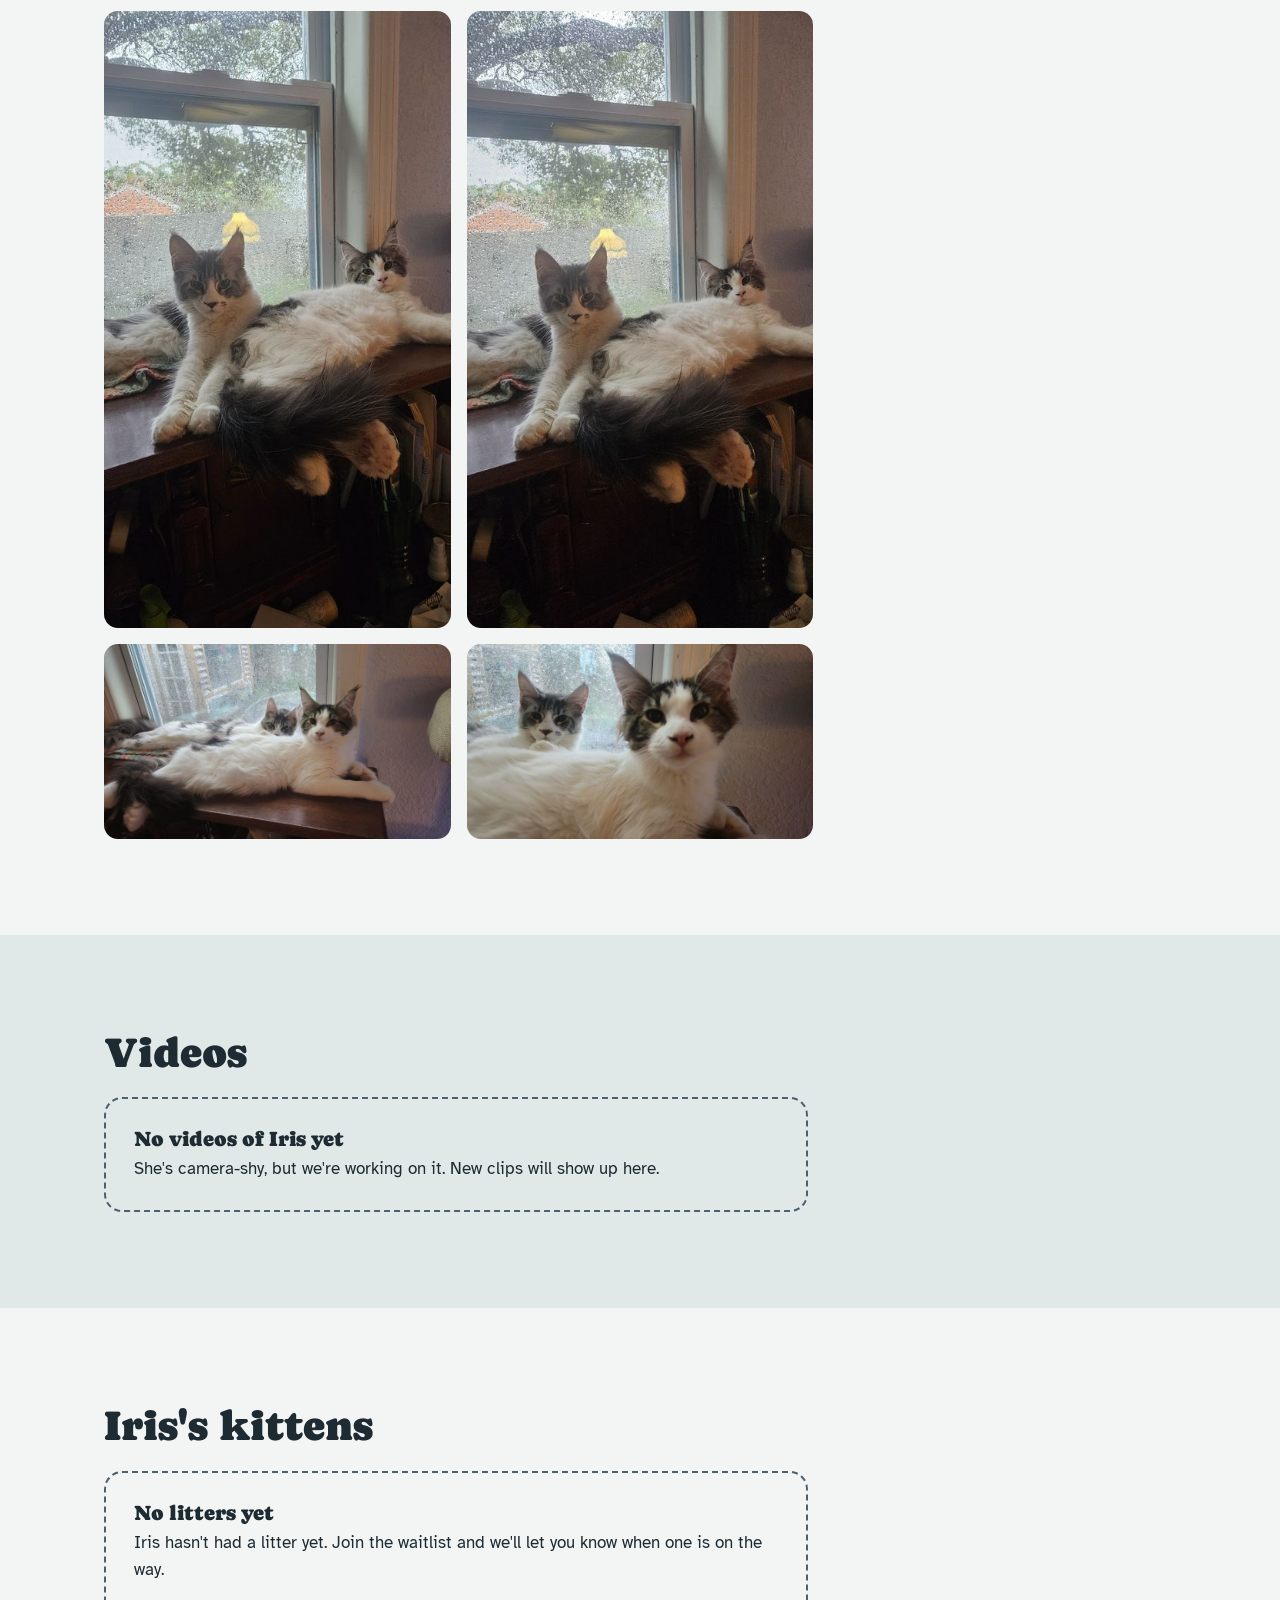
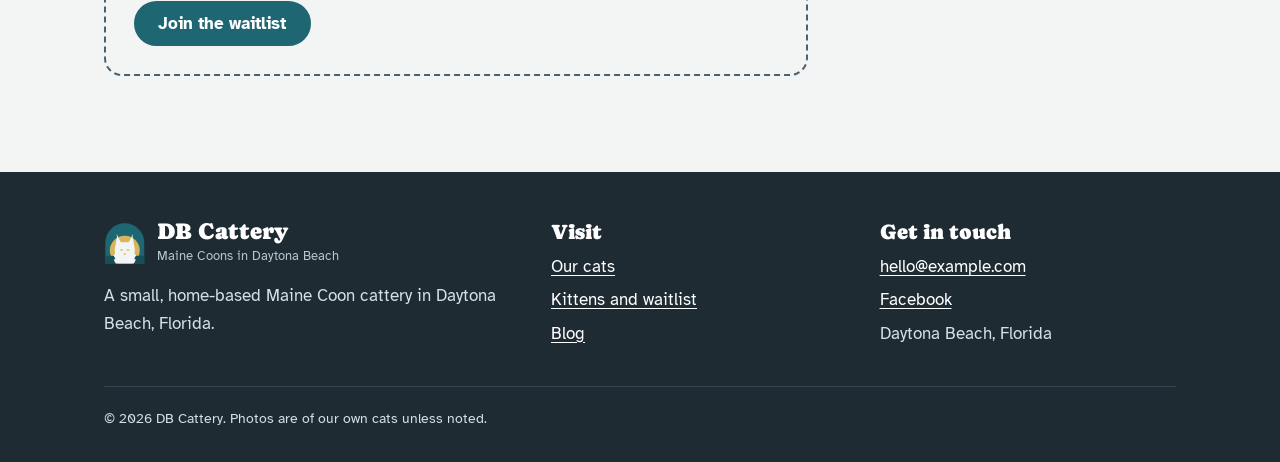
<file: site/cats/iris.html>
<!doctype html>
<html lang="en">
<head>
  <meta charset="utf-8">
  <meta name="viewport" content="width=device-width, initial-scale=1">
  <title>Iris | DB Cattery</title>
  <meta name="description" content="Photos and personality notes for Iris, a gray tabby and white Maine Coon at DB Cattery.">
  <link rel="icon" href="../assets/img/favicon.svg">
  <link rel="preconnect" href="https://fonts.googleapis.com">
  <link rel="preconnect" href="https://fonts.gstatic.com" crossorigin>
  <link rel="stylesheet" href="https://fonts.googleapis.com/css2?family=Atkinson+Hyperlegible:wght@400;700&family=Caprasimo&display=swap">
  <link rel="stylesheet" href="../assets/css/site.css">
</head>
<body data-page="cats/iris" data-root="../">
<main id="main">

  <section class="section" style="padding-top: 2.5rem">
    <div class="wrap">
      <nav class="cat-tabs" aria-label="Our cats">
        <a href="index.html">All cats</a>
        <a href="opal.html">Opal</a>
        <a href="iris.html" aria-current="page">Iris</a>
        <a href="roxy.html">Roxy</a>
      </nav>

      <div class="profile">
        <div class="arch">
          <img src="../assets/img/cats/iris-1.jpg" alt="Iris, a gray tabby and white Maine Coon, sitting upright on a windowsill" class="zoom-iris" style="object-position: 30% 45%">
        </div>
        <div>
          <h1>Iris</h1>
          <p class="lead">The calm one. Iris likes a good high perch, a clear view of the room, and plenty of time to decide how she feels about you.</p>
          <dl class="facts">
            <dt>Color</dt><dd>Gray tabby and white</dd>
            <dt>Role</dt><dd>Queen (mother cat)</dd>
            <dt>Registration</dt><dd>Coming soon</dd>
            <dt>Health testing</dt><dd>Coming soon</dd>
            <dt>Litters</dt><dd>None yet</dd>
          </dl>
        </div>
      </div>
    </div>
  </section>

  <section class="section section--fog">
    <div class="wrap prose">
      <h2>About Iris</h2>
      <p>Iris has a soft gray tabby coat with a white chest, white paws and a white blaze down her nose. Her eyes are wide and round, which gives her a permanently thoughtful look.</p>
      <p>She's quieter than Opal and a little more reserved with new people. Give her a few minutes and she'll sit close by, then closer, and eventually she'll be leaning on you. She loves the front window, especially on rainy afternoons when there's plenty to watch.</p>
      <p>Iris and Opal are almost always together. If you find one of them, the other is usually within a few feet.</p>
    </div>
  </section>

  <section class="section">
    <div class="wrap">
      <div class="section-head">
        <h2>Photos</h2>
        <p>Select a photo to see it full size.</p>
      </div>
      <div class="gallery">
        <a href="../assets/img/cats/iris-1.jpg" data-viewer><img src="../assets/img/cats/iris-1-sm.jpg" alt="Iris sitting on the windowsill with Opal lying behind her" loading="lazy"></a>
        <a href="../assets/img/cats/opal-2.jpg" data-viewer><img src="../assets/img/cats/opal-2-sm.jpg" alt="Iris lying behind Opal on a desk by the window" loading="lazy"></a>
        <a href="../assets/img/cats/iris-2.jpg" data-viewer><img src="../assets/img/cats/iris-2-sm.jpg" alt="Iris watching the rain from the windowsill" loading="lazy"></a>
        <a href="../assets/img/cats/opal-3.jpg" data-viewer><img src="../assets/img/cats/opal-3-sm.jpg" alt="Iris peeking over Opal's shoulder" loading="lazy"></a>
      </div>
    </div>
  </section>

  <section class="section section--fog">
    <div class="wrap">
      <h2>Videos</h2>
      <div class="empty">
        <h3>No videos of Iris yet</h3>
        <p>She's camera-shy, but we're working on it. New clips will show up here.</p>
      </div>
    </div>
  </section>

  <section class="section">
    <div class="wrap">
      <h2>Iris's kittens</h2>
      <div class="empty">
        <h3>No litters yet</h3>
        <p>Iris hasn't had a litter yet. Join the waitlist and we'll let you know when one is on the way.</p>
        <p><a class="btn" href="../kittens.html#waitlist">Join the waitlist</a></p>
      </div>
    </div>
  </section>

</main>
<script src="../assets/js/site.js"></script>
</body>
</html>
</file>
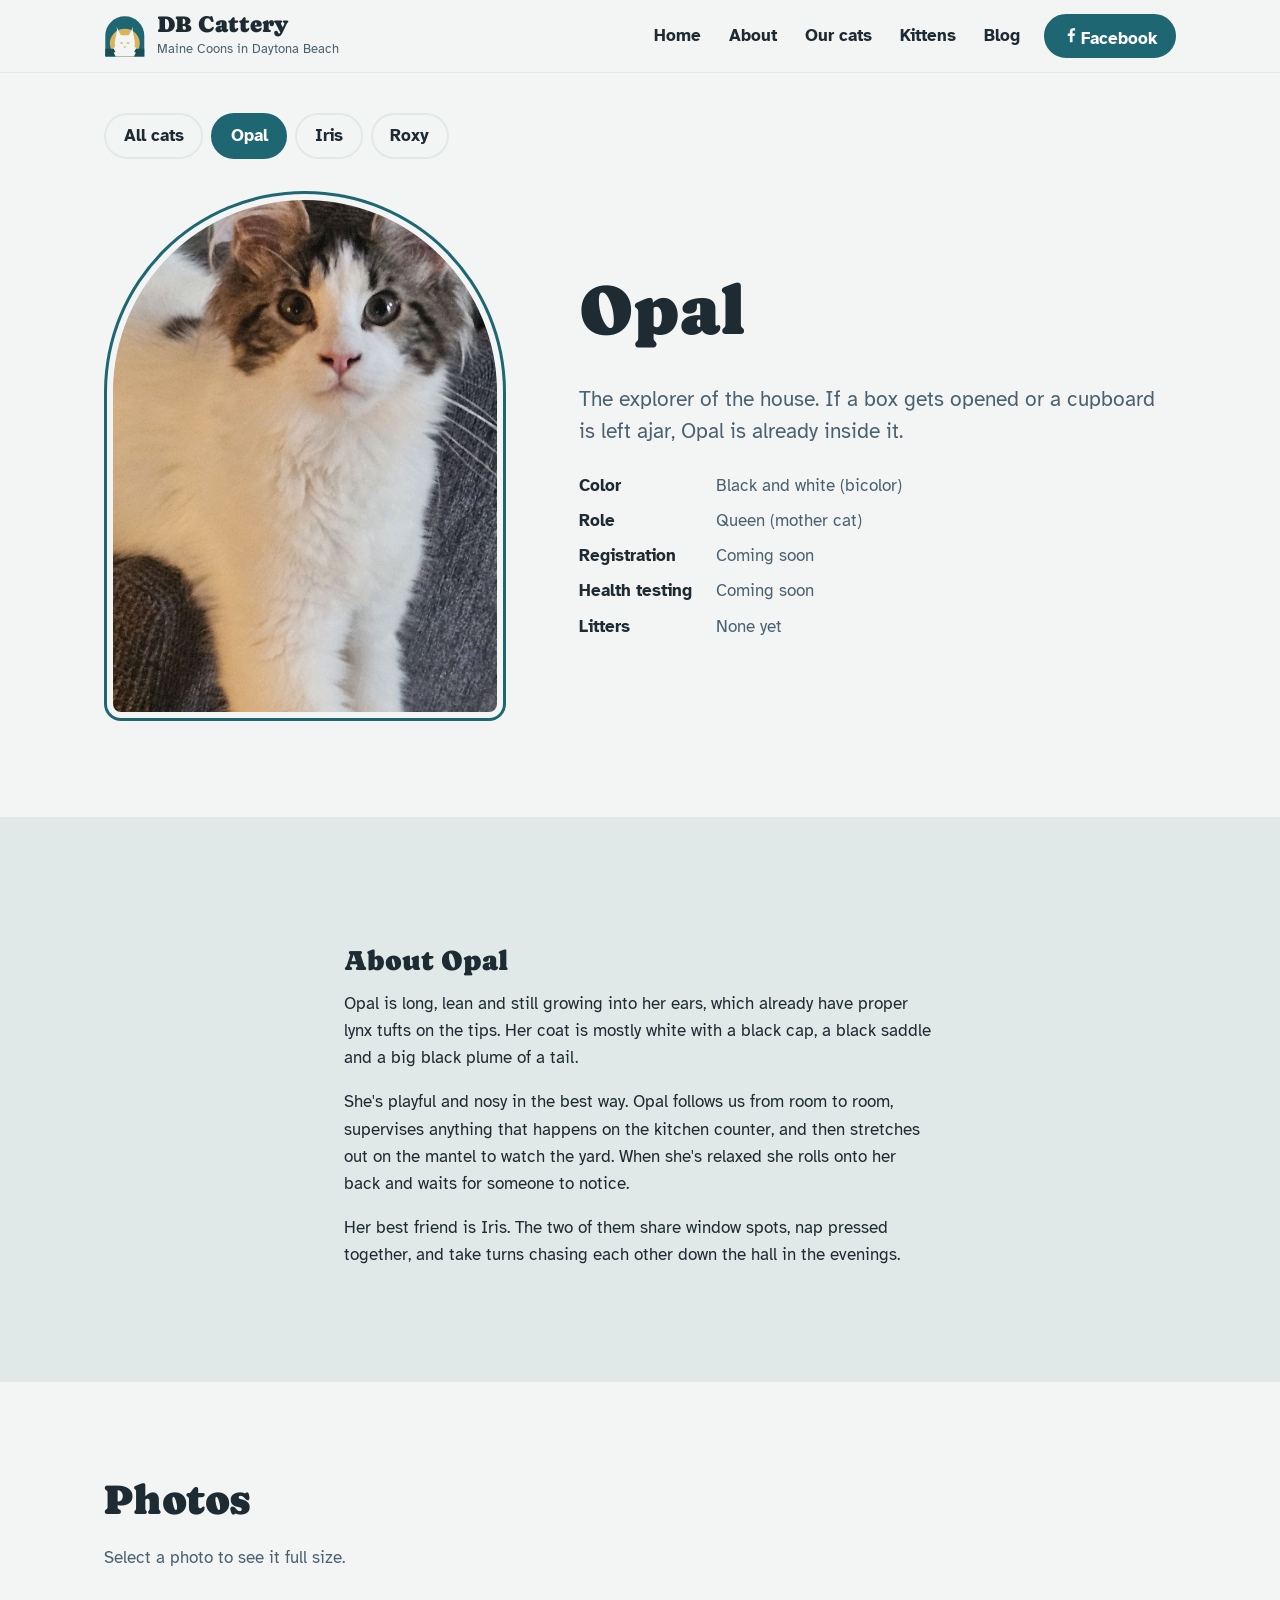
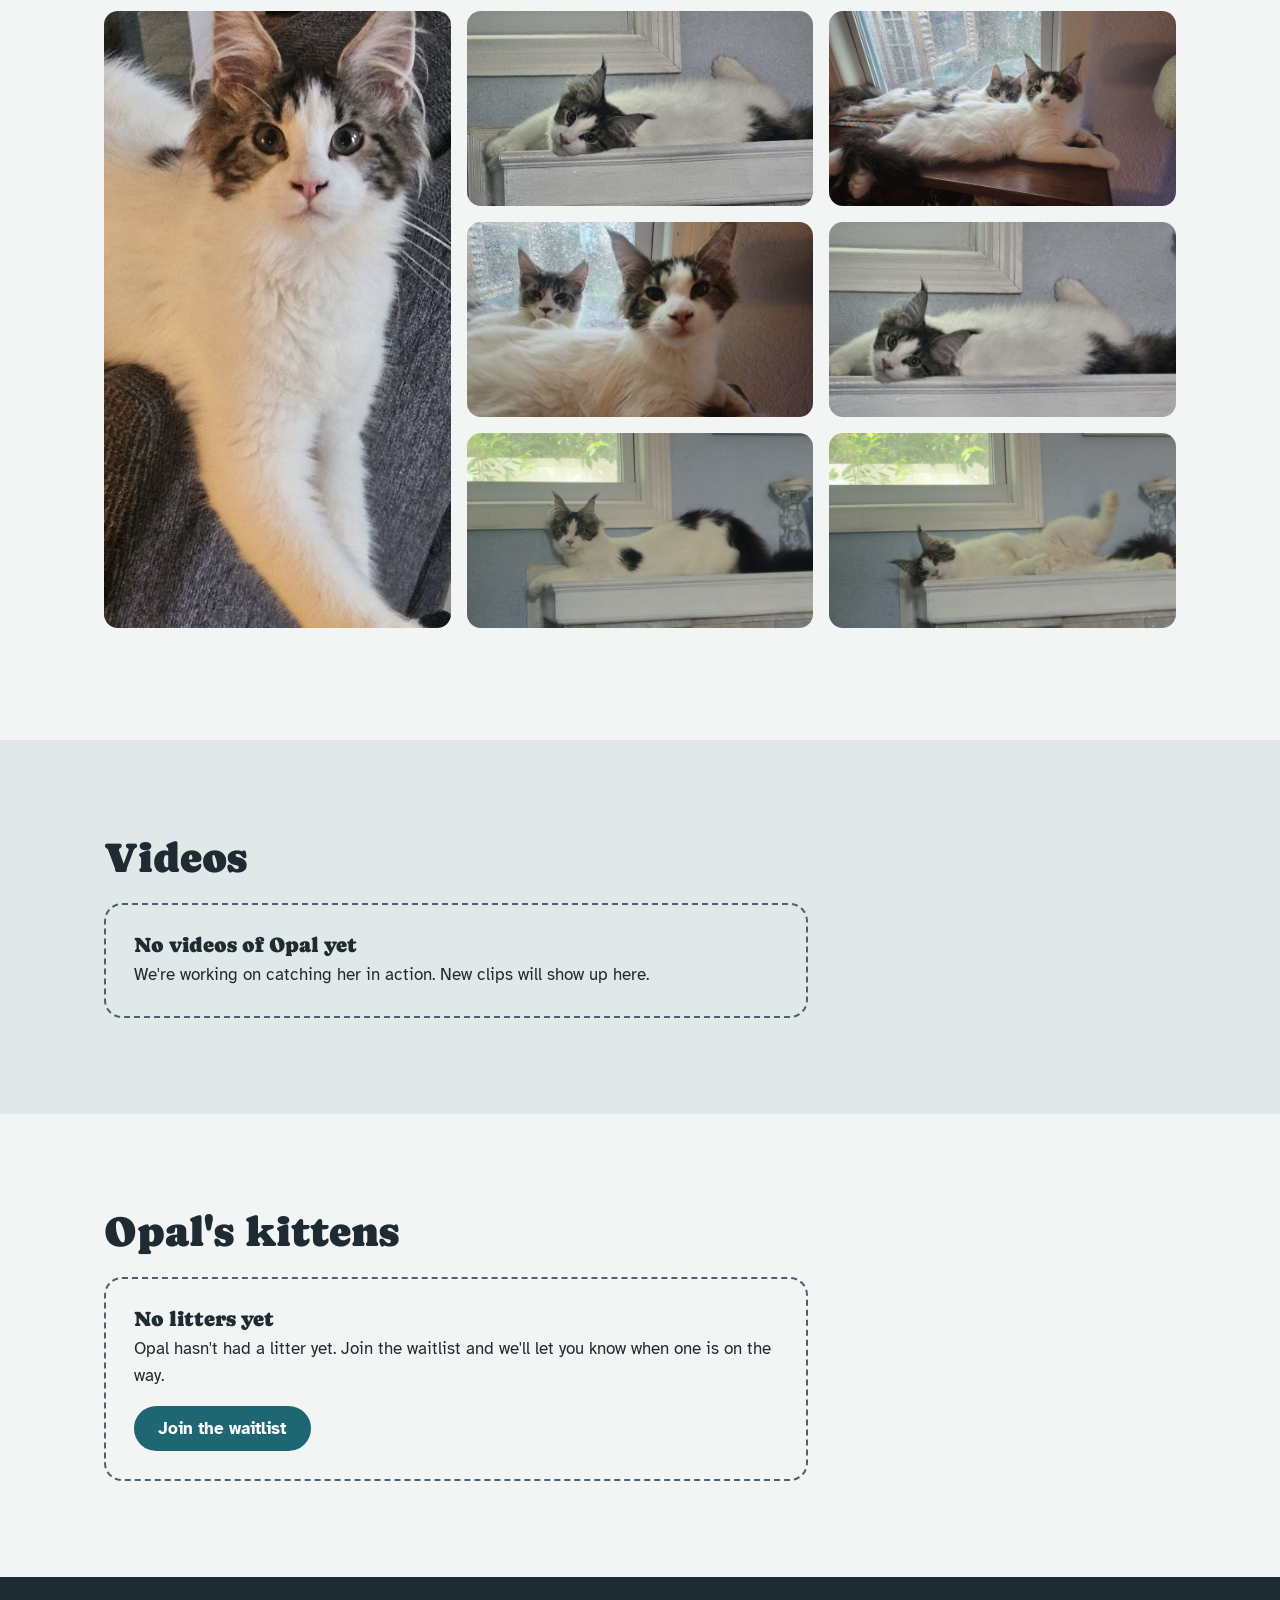
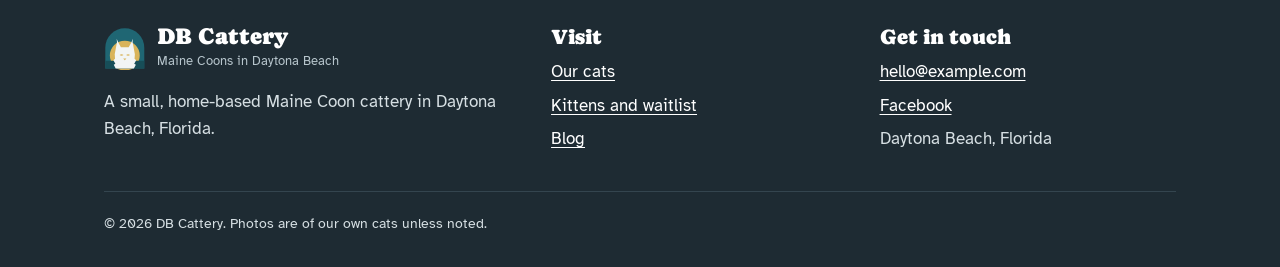
<file: site/cats/opal.html>
<!doctype html>
<html lang="en">
<head>
  <meta charset="utf-8">
  <meta name="viewport" content="width=device-width, initial-scale=1">
  <title>Opal | DB Cattery</title>
  <meta name="description" content="Photos, videos and personality notes for Opal, a black and white Maine Coon at DB Cattery.">
  <link rel="icon" href="../assets/img/favicon.svg">
  <link rel="preconnect" href="https://fonts.googleapis.com">
  <link rel="preconnect" href="https://fonts.gstatic.com" crossorigin>
  <link rel="stylesheet" href="https://fonts.googleapis.com/css2?family=Atkinson+Hyperlegible:wght@400;700&family=Caprasimo&display=swap">
  <link rel="stylesheet" href="../assets/css/site.css">
</head>
<body data-page="cats/opal" data-root="../">
<main id="main">

  <section class="section" style="padding-top: 2.5rem">
    <div class="wrap">
      <nav class="cat-tabs" aria-label="Our cats">
        <a href="index.html">All cats</a>
        <a href="opal.html" aria-current="page">Opal</a>
        <a href="iris.html">Iris</a>
        <a href="roxy.html">Roxy</a>
      </nav>

      <div class="profile">
        <div class="arch">
          <img src="../assets/img/cats/opal-1.jpg" alt="Opal, a black and white Maine Coon with tall tufted ears, looking up at the camera" style="object-position: 50% 20%">
        </div>
        <div>
          <h1>Opal</h1>
          <p class="lead">The explorer of the house. If a box gets opened or a cupboard is left ajar, Opal is already inside it.</p>
          <dl class="facts">
            <dt>Color</dt><dd>Black and white (bicolor)</dd>
            <dt>Role</dt><dd>Queen (mother cat)</dd>
            <dt>Registration</dt><dd>Coming soon</dd>
            <dt>Health testing</dt><dd>Coming soon</dd>
            <dt>Litters</dt><dd>None yet</dd>
          </dl>
        </div>
      </div>
    </div>
  </section>

  <section class="section section--fog">
    <div class="wrap prose">
      <h2>About Opal</h2>
      <p>Opal is long, lean and still growing into her ears, which already have proper lynx tufts on the tips. Her coat is mostly white with a black cap, a black saddle and a big black plume of a tail.</p>
      <p>She's playful and nosy in the best way. Opal follows us from room to room, supervises anything that happens on the kitchen counter, and then stretches out on the mantel to watch the yard. When she's relaxed she rolls onto her back and waits for someone to notice.</p>
      <p>Her best friend is Iris. The two of them share window spots, nap pressed together, and take turns chasing each other down the hall in the evenings.</p>
    </div>
  </section>

  <section class="section">
    <div class="wrap">
      <div class="section-head">
        <h2>Photos</h2>
        <p>Select a photo to see it full size.</p>
      </div>
      <div class="gallery">
        <a href="../assets/img/cats/opal-1.jpg" data-viewer><img src="../assets/img/cats/opal-1-sm.jpg" alt="Opal looking up at the camera" loading="lazy"></a>
        <a href="../assets/img/cats/opal-4.jpg" data-viewer><img src="../assets/img/cats/opal-4-sm.jpg" alt="Opal resting her chin on the edge of the mantel" loading="lazy"></a>
        <a href="../assets/img/cats/opal-3.jpg" data-viewer><img src="../assets/img/cats/opal-3-sm.jpg" alt="Opal up close with Iris behind her" loading="lazy"></a>
        <a href="../assets/img/cats/opal-6.jpg" data-viewer><img src="../assets/img/cats/opal-6-sm.jpg" alt="Opal stretched out along the mantel under a window" loading="lazy"></a>
        <a href="../assets/img/cats/opal-2.jpg" data-viewer><img src="../assets/img/cats/opal-2-sm.jpg" alt="Opal and Iris lying together on a desk by the window" loading="lazy"></a>
        <a href="../assets/img/cats/opal-5.jpg" data-viewer><img src="../assets/img/cats/opal-5-sm.jpg" alt="Opal rolling onto her side on the mantel" loading="lazy"></a>
        <a href="../assets/img/cats/opal-7.jpg" data-viewer><img src="../assets/img/cats/opal-7-sm.jpg" alt="Opal on her back on the mantel with one paw in the air" loading="lazy"></a>
      </div>
    </div>
  </section>

  <section class="section section--fog">
    <div class="wrap">
      <h2>Videos</h2>
      <div class="empty">
        <h3>No videos of Opal yet</h3>
        <p>We're working on catching her in action. New clips will show up here.</p>
      </div>
    </div>
  </section>

  <section class="section">
    <div class="wrap">
      <h2>Opal's kittens</h2>
      <div class="empty">
        <h3>No litters yet</h3>
        <p>Opal hasn't had a litter yet. Join the waitlist and we'll let you know when one is on the way.</p>
        <p><a class="btn" href="../kittens.html#waitlist">Join the waitlist</a></p>
      </div>
    </div>
  </section>

</main>
<script src="../assets/js/site.js"></script>
</body>
</html>
</file>
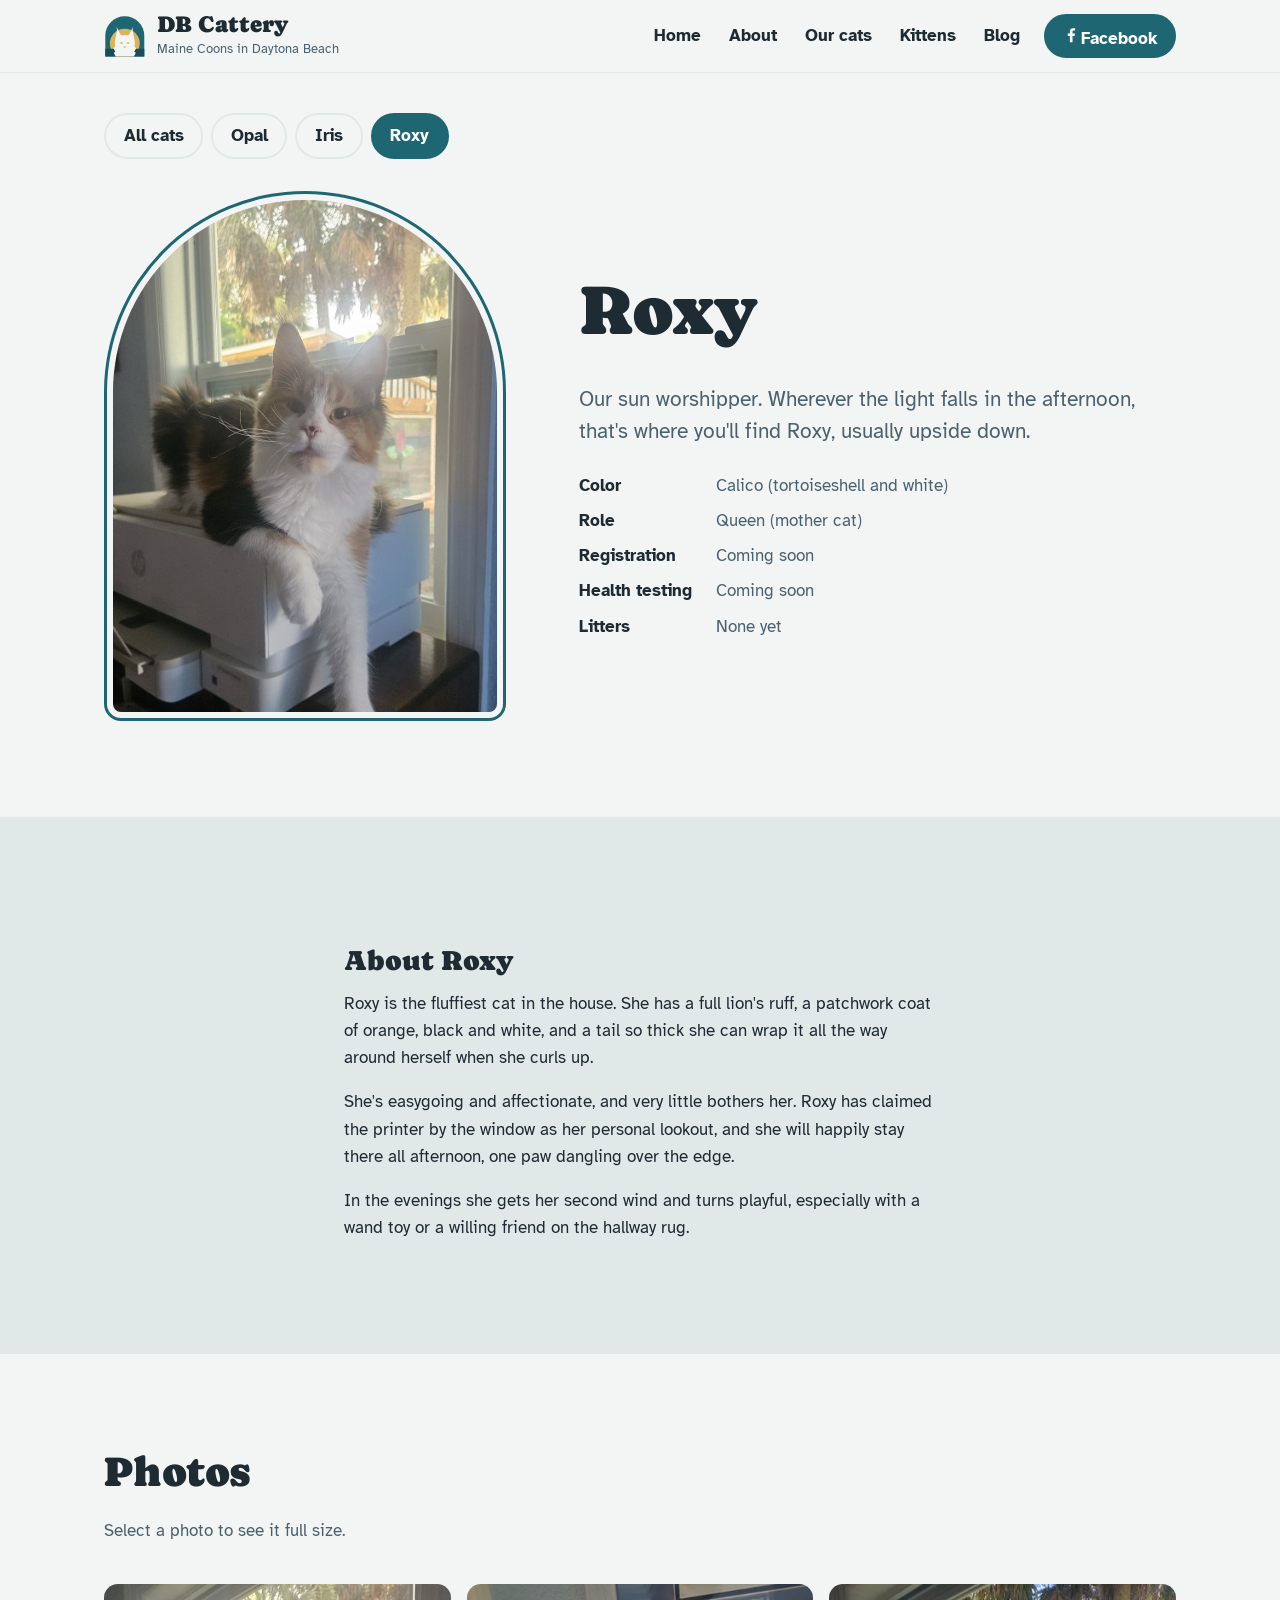
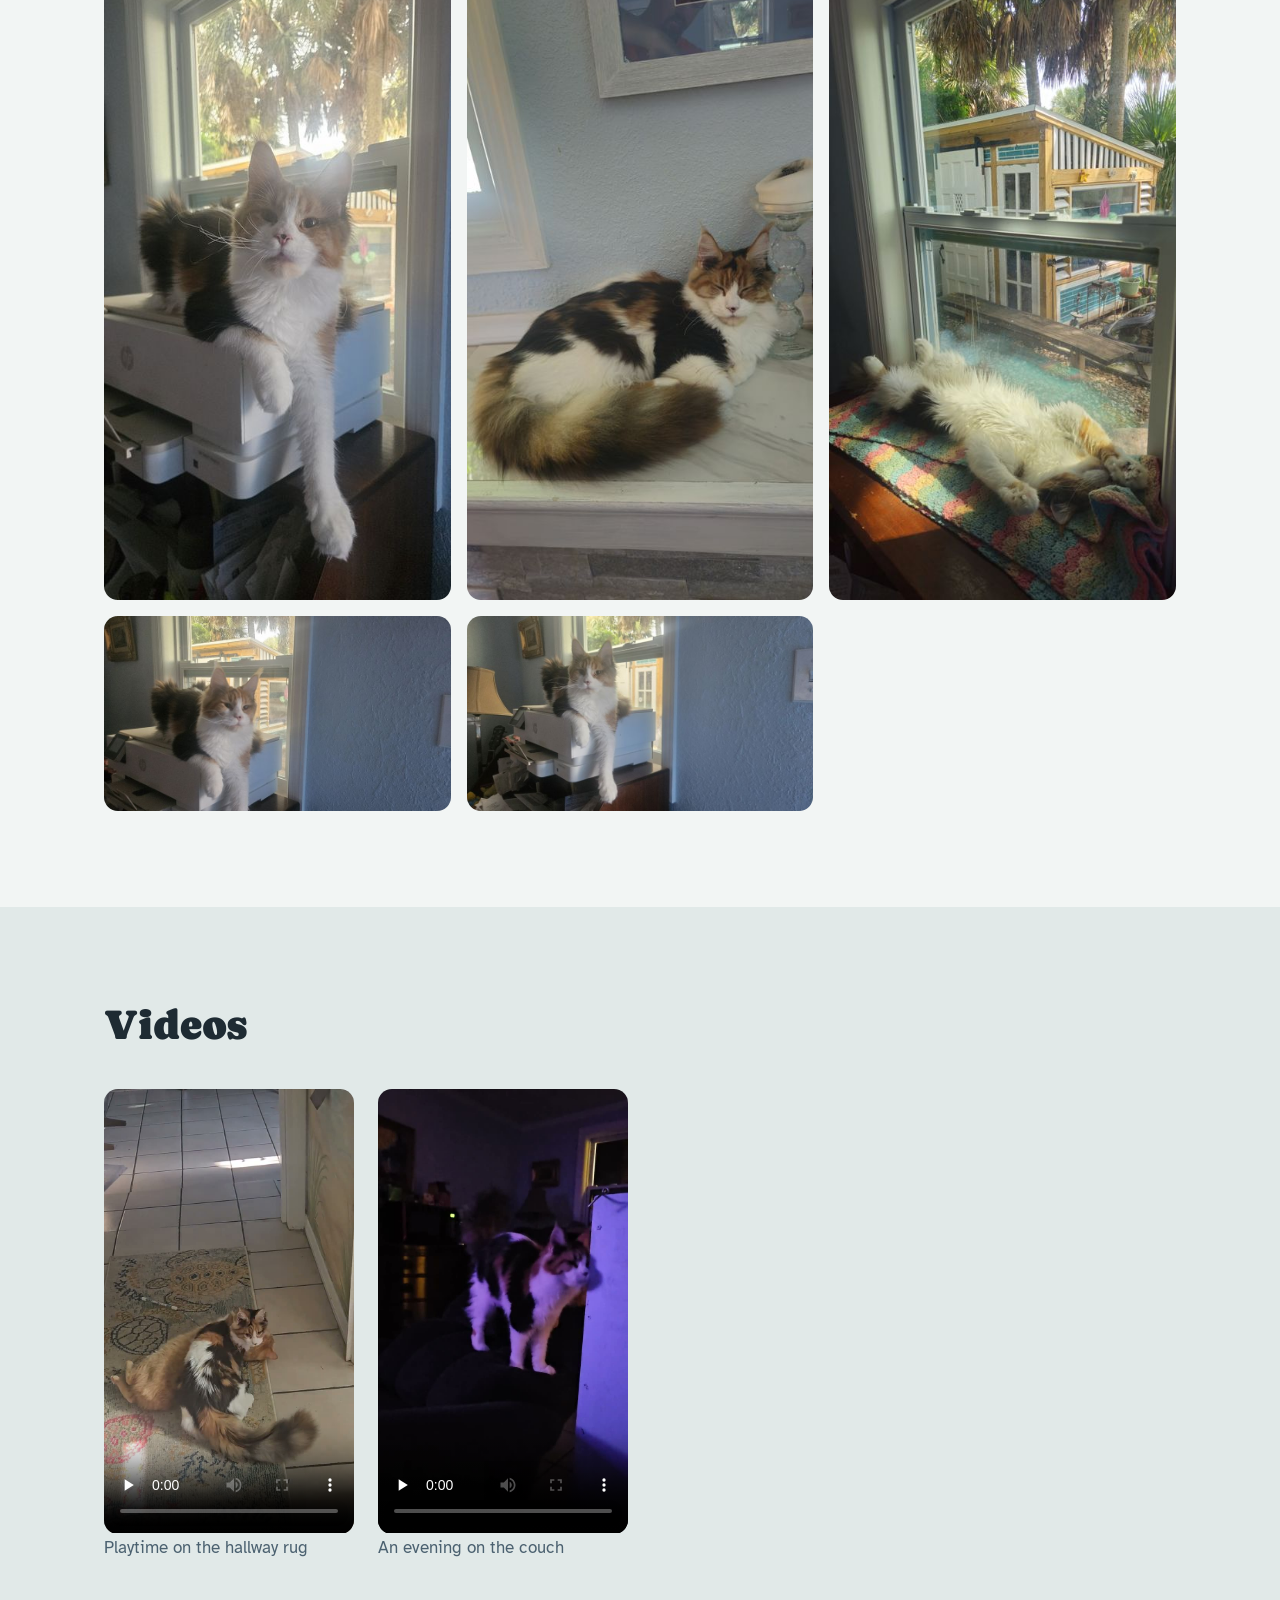
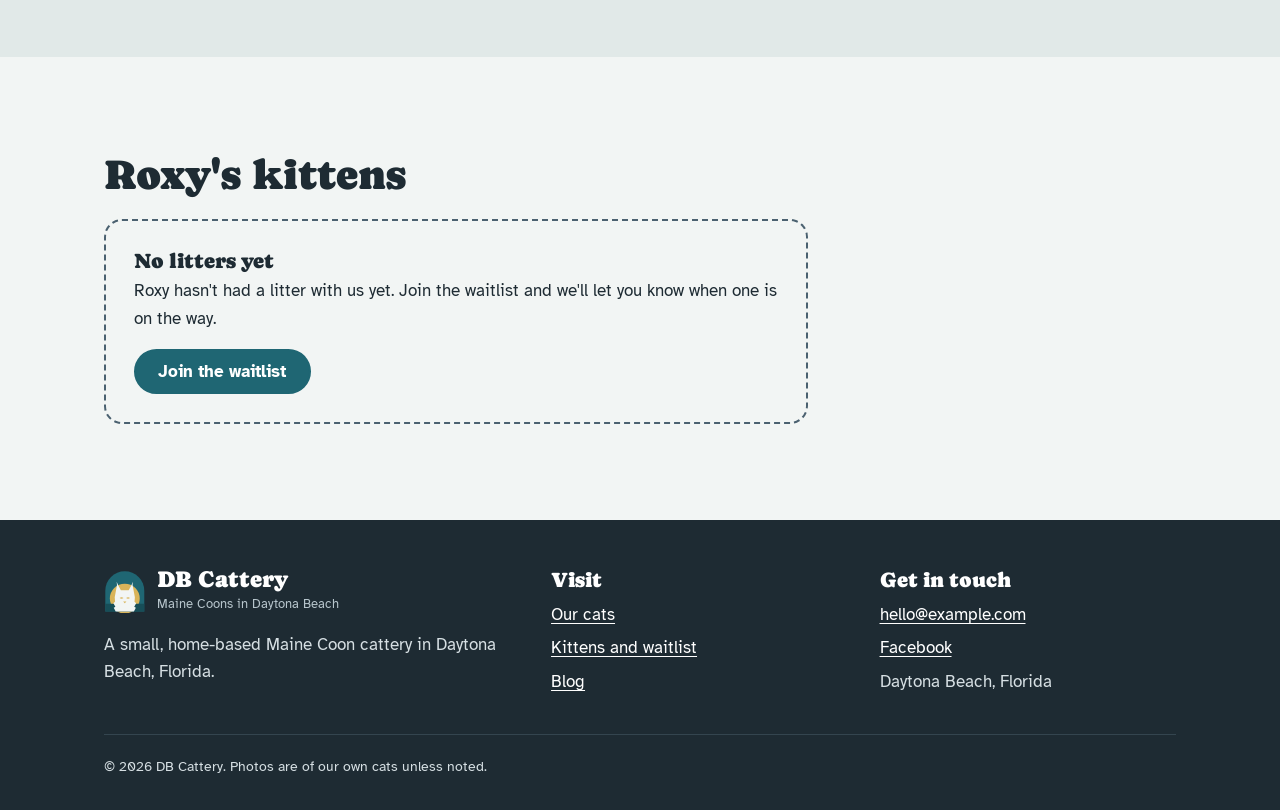
<file: site/cats/roxy.html>
<!doctype html>
<html lang="en">
<head>
  <meta charset="utf-8">
  <meta name="viewport" content="width=device-width, initial-scale=1">
  <title>Roxy | DB Cattery</title>
  <meta name="description" content="Photos, videos and personality notes for Roxy, a calico Maine Coon at DB Cattery.">
  <link rel="icon" href="../assets/img/favicon.svg">
  <link rel="preconnect" href="https://fonts.googleapis.com">
  <link rel="preconnect" href="https://fonts.gstatic.com" crossorigin>
  <link rel="stylesheet" href="https://fonts.googleapis.com/css2?family=Atkinson+Hyperlegible:wght@400;700&family=Caprasimo&display=swap">
  <link rel="stylesheet" href="../assets/css/site.css">
</head>
<body data-page="cats/roxy" data-root="../">
<main id="main">

  <section class="section" style="padding-top: 2.5rem">
    <div class="wrap">
      <nav class="cat-tabs" aria-label="Our cats">
        <a href="index.html">All cats</a>
        <a href="opal.html">Opal</a>
        <a href="iris.html">Iris</a>
        <a href="roxy.html" aria-current="page">Roxy</a>
      </nav>

      <div class="profile">
        <div class="arch">
          <img src="../assets/img/cats/roxy-1.jpg" alt="Roxy, a calico Maine Coon, sitting in a sunny window with one paw hanging down" style="object-position: 50% 30%">
        </div>
        <div>
          <h1>Roxy</h1>
          <p class="lead">Our sun worshipper. Wherever the light falls in the afternoon, that's where you'll find Roxy, usually upside down.</p>
          <dl class="facts">
            <dt>Color</dt><dd>Calico (tortoiseshell and white)</dd>
            <dt>Role</dt><dd>Queen (mother cat)</dd>
            <dt>Registration</dt><dd>Coming soon</dd>
            <dt>Health testing</dt><dd>Coming soon</dd>
            <dt>Litters</dt><dd>None yet</dd>
          </dl>
        </div>
      </div>
    </div>
  </section>

  <section class="section section--fog">
    <div class="wrap prose">
      <h2>About Roxy</h2>
      <p>Roxy is the fluffiest cat in the house. She has a full lion's ruff, a patchwork coat of orange, black and white, and a tail so thick she can wrap it all the way around herself when she curls up.</p>
      <p>She's easygoing and affectionate, and very little bothers her. Roxy has claimed the printer by the window as her personal lookout, and she will happily stay there all afternoon, one paw dangling over the edge.</p>
      <p>In the evenings she gets her second wind and turns playful, especially with a wand toy or a willing friend on the hallway rug.</p>
    </div>
  </section>

  <section class="section">
    <div class="wrap">
      <div class="section-head">
        <h2>Photos</h2>
        <p>Select a photo to see it full size.</p>
      </div>
      <div class="gallery">
        <a href="../assets/img/cats/roxy-1.jpg" data-viewer><img src="../assets/img/cats/roxy-1-sm.jpg" alt="Roxy sitting on the printer in the window" loading="lazy"></a>
        <a href="../assets/img/cats/roxy-2.jpg" data-viewer><img src="../assets/img/cats/roxy-2-sm.jpg" alt="Roxy lounging on the printer with one paw over the edge" loading="lazy"></a>
        <a href="../assets/img/cats/roxy-4.jpg" data-viewer><img src="../assets/img/cats/roxy-4-sm.jpg" alt="Roxy curled up on a marble table with her tail wrapped around her" loading="lazy"></a>
        <a href="../assets/img/cats/roxy-3.jpg" data-viewer><img src="../assets/img/cats/roxy-3-sm.jpg" alt="Roxy looking out from her spot by the window" loading="lazy"></a>
        <a href="../assets/img/cats/roxy-5.jpg" data-viewer><img src="../assets/img/cats/roxy-5-sm.jpg" alt="Roxy lying on her back on a blanket in a sunny open window" loading="lazy"></a>
      </div>
    </div>
  </section>

  <section class="section section--fog">
    <div class="wrap">
      <div class="section-head">
        <h2>Videos</h2>
      </div>
      <div class="videos">
        <figure style="margin:0">
          <video controls preload="none" playsinline poster="../assets/video/roxy-2-poster.jpg">
            <source src="../assets/video/roxy-2.mp4" type="video/mp4">
          </video>
          <figcaption class="muted">Playtime on the hallway rug</figcaption>
        </figure>
        <figure style="margin:0">
          <video controls preload="none" playsinline poster="../assets/video/roxy-1-poster.jpg">
            <source src="../assets/video/roxy-1.mp4" type="video/mp4">
          </video>
          <figcaption class="muted">An evening on the couch</figcaption>
        </figure>
      </div>
    </div>
  </section>

  <section class="section">
    <div class="wrap">
      <h2>Roxy's kittens</h2>
      <div class="empty">
        <h3>No litters yet</h3>
        <p>Roxy hasn't had a litter with us yet. Join the waitlist and we'll let you know when one is on the way.</p>
        <p><a class="btn" href="../kittens.html#waitlist">Join the waitlist</a></p>
      </div>
    </div>
  </section>

</main>
<script src="../assets/js/site.js"></script>
</body>
</html>
</file>
<file: site/assets/css/site.css>
/* DB Cattery — shared styles for every page.
   Colors and fonts live in :root so a rebrand only touches this block. */

:root {
  --salt: #F2F5F4;      /* page background */
  --fog: #E1E9E8;       /* quiet panels */
  --dune: #F1E6C8;      /* sandy band for calls to action */
  --ink: #1E2B33;       /* text */
  --slate: #4B6170;     /* secondary text */
  --tide: #1F6673;      /* links, buttons, window frames */
  --tide-deep: #174E58;
  --oat: #D9B45A;       /* sea-oat gold, used sparingly */
  --white: #FFFFFF;

  --font-display: "Caprasimo", Georgia, serif;
  --font-body: "Atkinson Hyperlegible", Arial, sans-serif;

  --step--1: 0.9rem;
  --step-0: 1.0625rem;
  --step-1: 1.33rem;
  --step-2: 1.77rem;
  --step-3: clamp(2rem, 4vw, 2.6rem);
  --step-4: clamp(2.5rem, 7vw, 4.4rem);

  --wrap: 72rem;
  --gutter: clamp(1rem, 4vw, 2.5rem);
}

*, *::before, *::after { box-sizing: border-box; }

html { -webkit-text-size-adjust: 100%; }

body {
  margin: 0;
  background: var(--salt);
  color: var(--ink);
  font-family: var(--font-body);
  font-size: var(--step-0);
  line-height: 1.6;
}

img, video { display: block; max-width: 100%; height: auto; }

h1, h2, h3 {
  font-family: var(--font-display);
  font-weight: 400;
  line-height: 1.1;
  margin: 0 0 0.5em;
  text-wrap: balance;
}
h1 { font-size: var(--step-4); }
h2 { font-size: var(--step-3); }
h3 { font-size: var(--step-1); }

p { margin: 0 0 1em; max-width: 65ch; }

a { color: var(--tide); text-underline-offset: 0.18em; }
a:hover { color: var(--tide-deep); }

:focus-visible {
  outline: 3px solid var(--oat);
  outline-offset: 3px;
}

.wrap {
  width: 100%;
  max-width: var(--wrap);
  margin-inline: auto;
  padding-inline: var(--gutter);
}

.lead { font-size: var(--step-1); line-height: 1.5; color: var(--slate); }
.muted { color: var(--slate); }

.skip {
  position: absolute; left: -999px; top: 0;
  background: var(--ink); color: var(--white); padding: 0.5rem 1rem;
}
.skip:focus { left: 1rem; z-index: 100; }

/* ---------- Buttons ---------- */

.btn {
  display: inline-flex; align-items: center; gap: 0.5rem;
  padding: 0.75rem 1.4rem;
  border-radius: 999px;
  border: 2px solid var(--tide);
  background: var(--tide);
  color: var(--white);
  font: 700 var(--step-0)/1 var(--font-body);
  text-decoration: none;
}
.btn:hover { background: var(--tide-deep); border-color: var(--tide-deep); color: var(--white); }
.btn--ghost { background: transparent; color: var(--tide); }
.btn--ghost:hover { background: var(--tide); color: var(--white); }
.btn svg { width: 1.1em; height: 1.1em; fill: currentColor; }
.btn-row { display: flex; flex-wrap: wrap; gap: 0.75rem; margin-top: 1.5rem; }

/* ---------- Header ---------- */

.site-header {
  background: var(--salt);
  border-bottom: 1px solid var(--fog);
  position: sticky; top: 0; z-index: 20;
}
.site-header .wrap {
  display: flex; align-items: center; justify-content: space-between;
  gap: 1rem; min-height: 4.5rem;
}

.brand {
  display: flex; align-items: center; gap: 0.7rem;
  text-decoration: none; color: var(--ink);
}
.brand svg { width: 2.6rem; height: auto; flex: none; }
.brand-name { font-family: var(--font-display); font-size: 1.45rem; line-height: 1; display: block; }
.brand-tag { font-size: 0.8rem; color: var(--slate); display: block; margin-top: 0.2rem; }

.nav { display: flex; align-items: center; gap: 0.25rem; }
.nav ul { list-style: none; margin: 0; padding: 0; display: flex; gap: 0.25rem; }
.nav a {
  display: block; padding: 0.5rem 0.75rem; border-radius: 999px;
  color: var(--ink); text-decoration: none; font-weight: 700;
}
.nav a:hover { background: var(--fog); color: var(--ink); }
.nav a[aria-current="page"] { background: var(--fog); }
.nav .btn { margin-left: 0.5rem; padding: 0.55rem 1rem; color: var(--white); }
.nav .btn:hover { background: var(--tide-deep); color: var(--white); }

.has-sub { position: relative; }
.sub {
  position: absolute; top: 100%; left: 0; min-width: 11rem;
  background: var(--white); border: 1px solid var(--fog); border-radius: 14px;
  padding: 0.4rem; display: none !important; flex-direction: column;
  box-shadow: 0 10px 30px rgb(30 43 51 / 0.12);
}
.has-sub:hover .sub, .has-sub:focus-within .sub { display: flex !important; }
.sub a { font-weight: 400; border-radius: 10px; }

.nav-toggle {
  display: none;
  background: none; border: 2px solid var(--ink); border-radius: 999px;
  padding: 0.45rem 1rem; font: 700 var(--step--1) var(--font-body); color: var(--ink);
}

@media (max-width: 860px) {
  .nav-toggle { display: block; }
  .nav {
    display: none;
    position: absolute; left: 0; right: 0; top: 100%;
    background: var(--salt); border-bottom: 1px solid var(--fog);
    flex-direction: column; align-items: stretch; padding: 0.5rem var(--gutter) 1.25rem;
  }
  .nav.is-open { display: flex; }
  .nav ul { flex-direction: column; }
  .sub {
    position: static; display: flex !important; border: 0; box-shadow: none;
    background: none; padding: 0 0 0 1rem;
  }
  .nav .btn { margin: 0.75rem 0 0; align-self: flex-start; }
}

/* ---------- The window arch: the site's signature shape ---------- */

.arch {
  aspect-ratio: 3 / 4;
  border-radius: 50% 50% 8px 8px / 37.5% 37.5% 8px 8px;
  overflow: hidden;
  background: var(--fog);
  box-shadow: 0 0 0 6px var(--salt), 0 0 0 9px var(--tide);
  margin: 9px;
}
.arch img { width: 100%; height: 100%; object-fit: cover; }
/* Iris shares her photo with Opal, so zoom in on her side of the frame */
.arch img.zoom-iris { transform: scale(1.6); transform-origin: 22% 44%; }

/* ---------- Sections ---------- */

.section { padding-block: clamp(3rem, 8vw, 6rem); }
.section--fog { background: var(--fog); }
.section--fog .arch { box-shadow: 0 0 0 6px var(--fog), 0 0 0 9px var(--tide); }
.section--dune { background: var(--dune); }

.section-head { max-width: 40rem; margin-bottom: 2.5rem; }
.section-head p { color: var(--slate); }

/* ---------- Home hero ---------- */

.hero { padding-block: clamp(2.5rem, 6vw, 5rem) clamp(3rem, 7vw, 6rem); }
.hero .wrap {
  display: grid; grid-template-columns: 1.15fr 0.85fr;
  gap: clamp(2rem, 6vw, 5rem); align-items: center;
}
.hero h1 { margin-bottom: 0.4em; }
.hero .arch { max-width: 26rem; justify-self: end; width: 100%; }

@media (prefers-reduced-motion: no-preference) {
  .hero .arch img { animation: sunrise 1.4s cubic-bezier(.2,.7,.2,1) both; }
  @keyframes sunrise {
    from { clip-path: inset(100% 0 0 0); transform: scale(1.08); }
    to   { clip-path: inset(0 0 0 0); transform: scale(1); }
  }
}

@media (max-width: 760px) {
  .hero .wrap { grid-template-columns: 1fr; }
  .hero .arch { justify-self: center; max-width: 20rem; order: -1; }
}

/* ---------- Queens row ---------- */

.queens {
  list-style: none; margin: 0; padding: 0;
  display: grid; grid-template-columns: repeat(3, 1fr); gap: clamp(1.5rem, 4vw, 3rem);
}
.queens a { color: inherit; text-decoration: none; display: block; }
.queens h3 { font-size: var(--step-2); margin: 1rem 0 0.25rem; }
.queens a:hover h3 { color: var(--tide); }
.queens p { color: var(--slate); margin: 0; }
@media (max-width: 760px) {
  .queens { grid-template-columns: 1fr; max-width: 22rem; margin-inline: auto; }
}

/* ---------- Two-column text + photo ---------- */

.split {
  display: grid; grid-template-columns: 1fr 1fr;
  gap: clamp(2rem, 6vw, 5rem); align-items: center;
}
.split--flip > :first-child { order: 2; }
.split img.photo { border-radius: 18px; width: 100%; }
@media (max-width: 760px) {
  .split { grid-template-columns: 1fr; }
  .split--flip > :first-child { order: 0; }
}

.ticks { list-style: none; padding: 0; margin: 1.5rem 0 0; display: grid; gap: 0.9rem; }
.ticks li { padding-left: 2rem; position: relative; max-width: 60ch; }
.ticks li::before {
  content: ""; position: absolute; left: 0; top: 0.35em;
  width: 1.1rem; height: 1.1rem; border-radius: 50% 50% 3px 3px;
  background: var(--oat);
}

/* ---------- Call to action band ---------- */

.cta-band .wrap { display: flex; flex-wrap: wrap; justify-content: space-between; align-items: center; gap: 1.5rem; }
.cta-band h2 { margin-bottom: 0.25em; }
.cta-band p { margin: 0; color: var(--slate); }

/* ---------- Blog lists and posts ---------- */

.post-list { list-style: none; margin: 0; padding: 0; display: grid; gap: 2.5rem; }
.post-list li { display: grid; grid-template-columns: 14rem 1fr; gap: 1.75rem; align-items: start; }
.post-list img { border-radius: 14px; aspect-ratio: 4 / 3; object-fit: cover; width: 100%; }
.post-list h3 { font-size: var(--step-2); margin-bottom: 0.3rem; }
.post-list h3 a { color: var(--ink); text-decoration: none; }
.post-list h3 a:hover { color: var(--tide); }
.post-list time { color: var(--slate); font-size: var(--step--1); display: block; margin-bottom: 0.5rem; }
@media (max-width: 640px) { .post-list li { grid-template-columns: 1fr; } }

.prose { max-width: 42rem; }
.prose h2 { font-size: var(--step-2); margin-top: 2rem; }
.prose figure { margin: 2rem 0; }
.prose figure img { border-radius: 16px; }
.prose figcaption { color: var(--slate); font-size: var(--step--1); margin-top: 0.5rem; }
.post-meta { color: var(--slate); margin-bottom: 2rem; }

/* ---------- Page heads (inner pages) ---------- */

.page-head { padding-block: clamp(2.5rem, 6vw, 4.5rem) 1rem; }
.page-head p { color: var(--slate); font-size: var(--step-1); }

.crumbs { font-size: var(--step--1); margin-bottom: 1rem; color: var(--slate); }
.crumbs a { color: var(--slate); }

/* ---------- Cat profile pages ---------- */

.cat-tabs {
  display: flex; flex-wrap: wrap; gap: 0.5rem; margin-bottom: 2rem;
}
.cat-tabs a {
  padding: 0.45rem 1.1rem; border-radius: 999px; border: 2px solid var(--fog);
  text-decoration: none; color: var(--ink); font-weight: 700;
}
.cat-tabs a:hover { border-color: var(--tide); }
.cat-tabs a[aria-current="page"] { background: var(--tide); border-color: var(--tide); color: var(--white); }

.profile {
  display: grid; grid-template-columns: 0.8fr 1.2fr;
  gap: clamp(2rem, 6vw, 5rem); align-items: center;
}
.profile .arch { max-width: 24rem; width: 100%; }
@media (max-width: 760px) {
  .profile { grid-template-columns: 1fr; }
  .profile .arch { max-width: 18rem; margin-inline: auto; }
}

.facts { display: grid; grid-template-columns: max-content 1fr; gap: 0.5rem 1.5rem; margin: 1.5rem 0 0; }
.facts dt { font-weight: 700; }
.facts dd { margin: 0; color: var(--slate); }

/* Photo gallery: masonry columns so tall and wide photos sit together */
.gallery { columns: 3 16rem; column-gap: 1rem; }
.gallery a { display: block; margin-bottom: 1rem; break-inside: avoid; border-radius: 14px; overflow: hidden; }
.gallery img { width: 100%; }

.videos { display: grid; grid-template-columns: repeat(auto-fill, minmax(15rem, 1fr)); gap: 1.5rem; }
.videos video { width: 100%; border-radius: 14px; background: var(--ink); aspect-ratio: 9 / 16; object-fit: cover; }

.empty {
  border: 2px dashed var(--slate); border-radius: 18px;
  padding: 1.75rem; max-width: 44rem;
}
.empty h3 { margin-bottom: 0.3rem; }
.empty p:last-child { margin-bottom: 0; }

/* ---------- Kittens page ---------- */

.steps { list-style: none; counter-reset: step; padding: 0; margin: 0; display: grid; grid-template-columns: repeat(4, 1fr); gap: 2rem; }
.steps li { counter-increment: step; }
.steps li::before {
  content: counter(step);
  display: grid; place-items: center;
  width: 2.6rem; height: 2.6rem; border-radius: 50% 50% 4px 4px;
  background: var(--tide); color: var(--white);
  font-family: var(--font-display); font-size: 1.3rem; margin-bottom: 0.9rem;
}
.steps h3 { margin-bottom: 0.3rem; }
.steps p { color: var(--slate); margin: 0; }
@media (max-width: 860px) { .steps { grid-template-columns: 1fr 1fr; } }
@media (max-width: 520px) { .steps { grid-template-columns: 1fr; } }

.kitten-strip { display: grid; grid-template-columns: repeat(4, 1fr); gap: 1rem; }
.kitten-strip img { border-radius: 14px; aspect-ratio: 1; object-fit: cover; width: 100%; background: var(--fog); }
@media (max-width: 760px) { .kitten-strip { grid-template-columns: 1fr 1fr; } }

/* ---------- Footer ---------- */

.site-footer { background: var(--ink); color: #D6DFE3; padding-block: 3rem 2rem; }
.site-footer a { color: var(--white); }
.site-footer .wrap { display: grid; grid-template-columns: 1.4fr 1fr 1fr; gap: 2rem; }
.site-footer h2 { font-size: var(--step-1); color: var(--white); margin-bottom: 0.6rem; }
.site-footer ul { list-style: none; padding: 0; margin: 0; display: grid; gap: 0.4rem; }
.site-footer .brand { color: var(--white); }
.site-footer .brand-tag { color: #B7C5CC; }
.site-footer .fine { grid-column: 1 / -1; border-top: 1px solid #34454F; padding-top: 1.25rem; font-size: var(--step--1); margin: 0; max-width: none; }
@media (max-width: 760px) { .site-footer .wrap { grid-template-columns: 1fr; } }

/* ---------- Photo viewer ---------- */

.viewer {
  border: 0; padding: 0; background: transparent; max-width: 94vw; max-height: 94vh;
}
.viewer::backdrop { background: rgb(30 43 51 / 0.88); }
.viewer img { max-width: 94vw; max-height: 86vh; width: auto; border-radius: 12px; }
.viewer button {
  margin: 0.75rem auto 0; display: block;
  background: var(--white); color: var(--ink); border: 0; border-radius: 999px;
  padding: 0.6rem 1.4rem; font: 700 var(--step-0) var(--font-body); cursor: pointer;
}
@media (prefers-reduced-motion: no-preference) {
  .viewer[open] img { animation: pop 0.25s ease-out; }
  @keyframes pop { from { opacity: 0; transform: scale(0.96); } }
}
</file>
